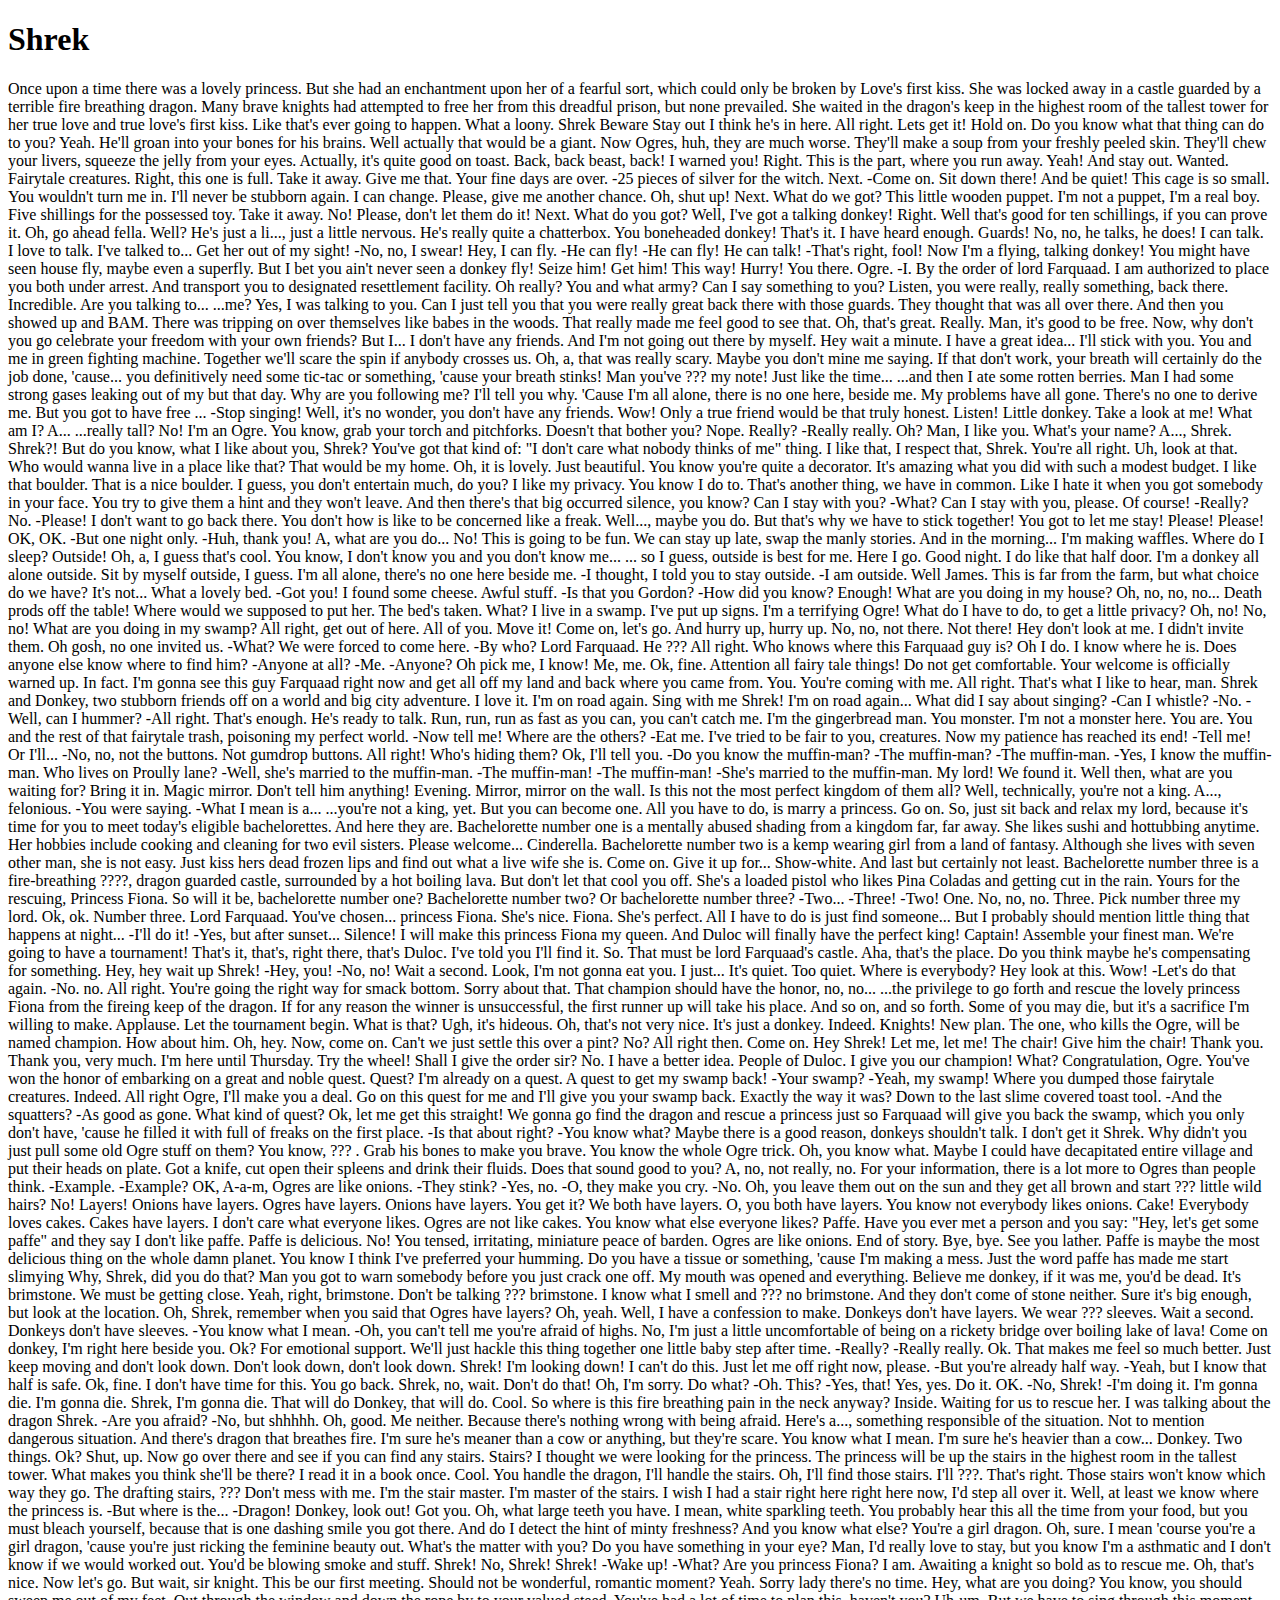
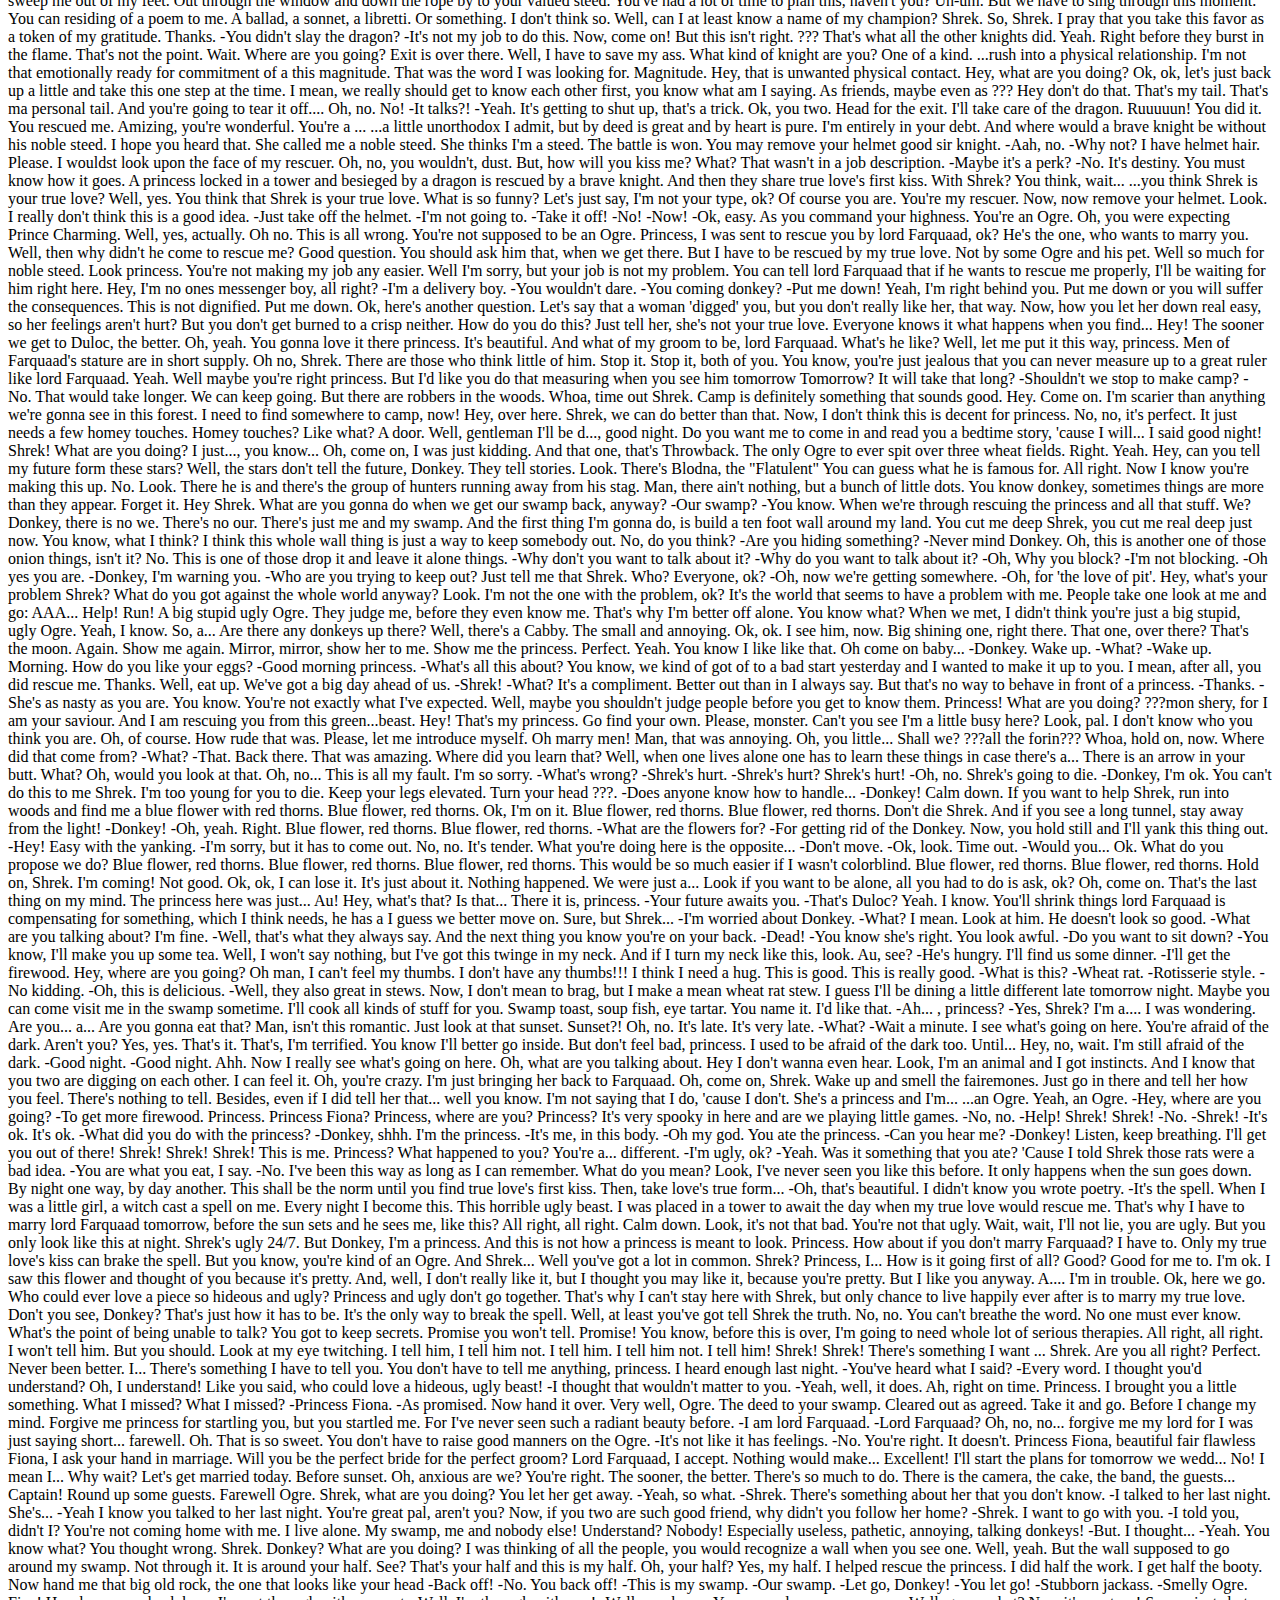
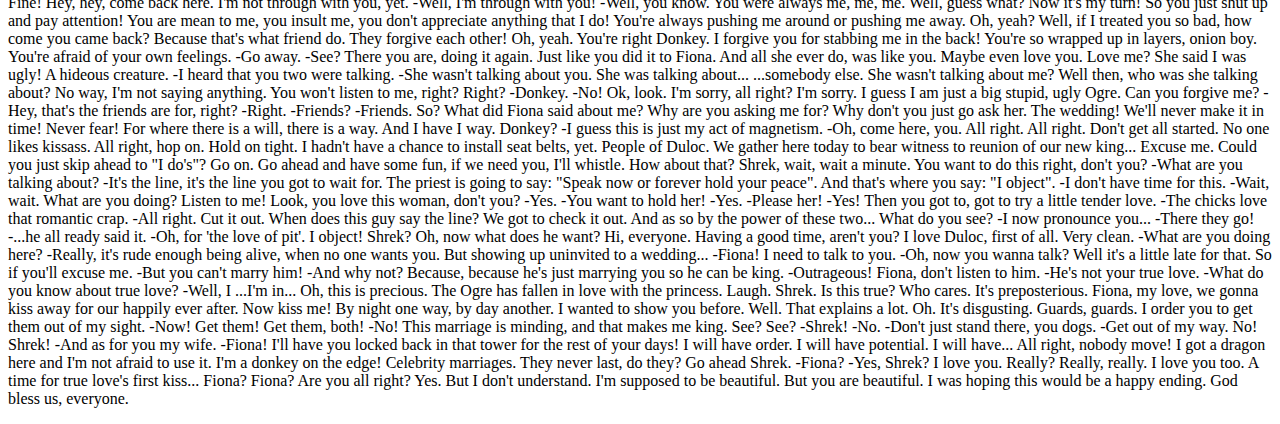
<file: Index.html>
<!DOCTYPE html>
<!--[if lt IE 7]>      <html class="no-js lt-ie9 lt-ie8 lt-ie7"> <![endif]-->
<!--[if IE 7]>         <html class="no-js lt-ie9 lt-ie8"> <![endif]-->
<!--[if IE 8]>         <html class="no-js lt-ie9"> <![endif]-->
<!--[if gt IE 8]>      <html class="no-js"> <!--<![endif]-->
<html>
    <head>
        <meta charset="utf-8">
        <meta http-equiv="X-UA-Compatible" content="IE=edge">
        <title></title>
        <meta name="description" content="">
        <meta name="viewport" content="width=device-width, initial-scale=1">
        <link rel="stylesheet" href="">
    </head>
    <body>
        <!--[if lt IE 7]>
            <p class="browsehappy">You are using an <strong>outdated</strong> browser. Please <a href="#">upgrade your browser</a> to improve your experience.</p>
        <![endif]-->
        <h1>Shrek</h1>

        <p>Once upon a time there was a lovely princess. But she had an enchantment upon her of a fearful
            sort, which could only be broken by Love's first kiss. She was locked away in a castle guarded by a
            terrible fire breathing dragon. Many brave knights had attempted to free her from this dreadful
            prison, but none prevailed. She waited in the dragon's keep in the highest room of the tallest tower
            for her true love and true love's first kiss. Like that's ever going to happen. What a loony. Shrek
            Beware Stay out I think he's in here. All right. Lets get it! Hold on. Do you know what that thing can
            do to you? Yeah. He'll groan into your bones for his brains. Well actually that would be a giant. Now
            Ogres, huh, they are much worse. They'll make a soup from your freshly peeled skin. They'll chew
            your livers, squeeze the jelly from your eyes. Actually, it's quite good on toast. Back, back beast,
            back! I warned you! Right. This is the part, where you run away. Yeah! And stay out. Wanted.
            Fairytale creatures. Right, this one is full. Take it away. Give me that. Your fine days are over. -25
            pieces of silver for the witch. Next. -Come on. Sit down there! And be quiet! This cage is so small.
            You wouldn't turn me in. I'll never be stubborn again. I can change. Please, give me another chance.
            Oh, shut up! Next. What do we got? This little wooden puppet. I'm not a puppet, I'm a real boy. Five
            shillings for the possessed toy. Take it away. No! Please, don't let them do it! Next. What do you
            got? Well, I've got a talking donkey! Right. Well that's good for ten schillings, if you can prove it. Oh,
            go ahead fella. Well? He's just a li..., just a little nervous. He's really quite a chatterbox. You
            boneheaded donkey! That's it. I have heard enough. Guards! No, no, he talks, he does! I can talk. I
            love to talk. I've talked to... Get her out of my sight! -No, no, I swear! Hey, I can fly. -He can fly! -He
            can fly! He can talk! -That's right, fool! Now I'm a flying, talking donkey! You might have seen house
            fly, maybe even a superfly. But I bet you ain't never seen a donkey fly! Seize him! Get him! This way!
            Hurry! You there. Ogre. -I. By the order of lord Farquaad. I am authorized to place you both under
            arrest. And transport you to designated resettlement facility. Oh really? You and what army? Can I
            say something to you? Listen, you were really, really something, back there. Incredible. Are you
            talking to... ...me? Yes, I was talking to you. Can I just tell you that you were really great back there
            with those guards. They thought that was all over there. And then you showed up and BAM. There
            was tripping on over themselves like babes in the woods. That really made me feel good to see that.
            Oh, that's great. Really. Man, it's good to be free. Now, why don't you go celebrate your freedom
            with your own friends? But I... I don't have any friends. And I'm not going out there by myself. Hey
            wait a minute. I have a great idea... I'll stick with you. You and me in green fighting machine.
            Together we'll scare the spin if anybody crosses us. Oh, a, that was really scary. Maybe you don't
            mine me saying. If that don't work, your breath will certainly do the job done, 'cause... you
            definitively need some tic-tac or something, 'cause your breath stinks! Man you've ??? my note!
            Just like the time... ...and then I ate some rotten berries. Man I had some strong gases leaking out of
            my but that day. Why are you following me? I'll tell you why. 'Cause I'm all alone, there is no one
            here, beside me. My problems have all gone. There's no one to derive me. But you got to have
            free ... -Stop singing! Well, it's no wonder, you don't have any friends. Wow! Only a true friend
            would be that truly honest. Listen! Little donkey. Take a look at me! What am I? A... ...really tall? No!
            I'm an Ogre. You know, grab your torch and pitchforks. Doesn't that bother you? Nope. Really?
            -Really really. Oh? Man, I like you. What's your name? A..., Shrek. Shrek?! But do you know, what I
            like about you, Shrek? You've got that kind of: "I don't care what nobody thinks of me" thing. I like
            that, I respect that, Shrek. You're all right. Uh, look at that. Who would wanna live in a place like
            that? That would be my home. Oh, it is lovely. Just beautiful. You know you're quite a decorator. It's
            amazing what you did with such a modest budget. I like that boulder. That is a nice boulder. I guess,
            you don't entertain much, do you? I like my privacy. You know I do to. That's another thing, we have
            in common. Like I hate it when you got somebody in your face. You try to give them a hint and they
            won't leave. And then there's that big occurred silence, you know? Can I stay with you? -What? Can
            I stay with you, please. Of course! -Really? No. -Please! I don't want to go back there. You don't
            how is like to be concerned like a freak. Well..., maybe you do. But that's why we have to stick
            together! You got to let me stay! Please! Please! OK, OK. -But one night only. -Huh, thank you! A,
            what are you do... No! This is going to be fun. We can stay up late, swap the manly stories. And in
            the morning... I'm making waffles. Where do I sleep? Outside! Oh, a, I guess that's cool. You know, I
            don't know you and you don't know me... ... so I guess, outside is best for me. Here I go. Good
            night. I do like that half door. I'm a donkey all alone outside. Sit by myself outside, I guess. I'm all
            alone, there's no one here beside me. -I thought, I told you to stay outside. -I am outside. Well
            James. This is far from the farm, but what choice do we have? It's not... What a lovely bed. -Got
            you! I found some cheese. Awful stuff. -Is that you Gordon? -How did you know? Enough! What are
            you doing in my house? Oh, no, no, no... Death prods off the table! Where would we supposed to
            put her. The bed's taken. What? I live in a swamp. I've put up signs. I'm a terrifying Ogre! What do I
            have to do, to get a little privacy? Oh, no! No, no! What are you doing in my swamp? All right, get
            out of here. All of you. Move it! Come on, let's go. And hurry up, hurry up. No, no, not there. Not
            there! Hey don't look at me. I didn't invite them. Oh gosh, no one invited us. -What? We were forced
            to come here. -By who? Lord Farquaad. He ??? All right. Who knows where this Farquaad guy is?
            Oh I do. I know where he is. Does anyone else know where to find him? -Anyone at all? -Me.
            -Anyone? Oh pick me, I know! Me, me. Ok, fine. Attention all fairy tale things! Do not get
            comfortable. Your welcome is officially warned up. In fact. I'm gonna see this guy Farquaad right
            now and get all off my land and back where you came from. You. You're coming with me. All right.
            That's what I like to hear, man. Shrek and Donkey, two stubborn friends off on a world and big city
            adventure. I love it. I'm on road again. Sing with me Shrek! I'm on road again... What did I say about
            singing? -Can I whistle? -No. -Well, can I hummer? -All right. That's enough. He's ready to talk.
            Run, run, run as fast as you can, you can't catch me. I'm the gingerbread man. You monster. I'm not
            a monster here. You are. You and the rest of that fairytale trash, poisoning my perfect world. -Now
            tell me! Where are the others? -Eat me. I've tried to be fair to you, creatures. Now my patience has
            reached its end! -Tell me! Or I'll... -No, no, not the buttons. Not gumdrop buttons. All right! Who's
            hiding them? Ok, I'll tell you. -Do you know the muffin-man? -The muffin-man? -The muffin-man.
            -Yes, I know the muffin-man. Who lives on Proully lane? -Well, she's married to the muffin-man.
            -The muffin-man! -The muffin-man! -She's married to the muffin-man. My lord! We found it. Well
            then, what are you waiting for? Bring it in. Magic mirror. Don't tell him anything! Evening. Mirror,
            mirror on the wall. Is this not the most perfect kingdom of them all? Well, technically, you're not a
            king. A..., felonious. -You were saying. -What I mean is a... ...you're not a king, yet. But you can
            become one. All you have to do, is marry a princess. Go on. So, just sit back and relax my lord,
            because it's time for you to meet today's eligible bachelorettes. And here they are. Bachelorette
            number one is a mentally abused shading from a kingdom far, far away. She likes sushi and
            hottubbing anytime. Her hobbies include cooking and cleaning for two evil sisters. Please
            welcome... Cinderella. Bachelorette number two is a kemp wearing girl from a land of fantasy.
            Although she lives with seven other man, she is not easy. Just kiss hers dead frozen lips and find
            out what a live wife she is. Come on. Give it up for... Show-white. And last but certainly not least.
            Bachelorette number three is a fire-breathing ????, dragon guarded castle, surrounded by a hot
            boiling lava. But don't let that cool you off. She's a loaded pistol who likes Pina Coladas and getting
            cut in the rain. Yours for the rescuing, Princess Fiona. So will it be, bachelorette number one?
            Bachelorette number two? Or bachelorette number three? -Two... -Three! -Two! One. No, no, no.
            Three. Pick number three my lord. Ok, ok. Number three. Lord Farquaad. You've chosen... princess
            Fiona. She's nice. Fiona. She's perfect. All I have to do is just find someone... But I probably should
            mention little thing that happens at night... -I'll do it! -Yes, but after sunset... Silence! I will make this
            princess Fiona my queen. And Duloc will finally have the perfect king! Captain! Assemble your finest
            man. We're going to have a tournament! That's it, that's, right there, that's Duloc. I've told you I'll
            find it. So. That must be lord Farquaad's castle. Aha, that's the place. Do you think maybe he's
            compensating for something. Hey, hey wait up Shrek! -Hey, you! -No, no! Wait a second. Look, I'm
            not gonna eat you. I just... It's quiet. Too quiet. Where is everybody? Hey look at this. Wow! -Let's
            do that again. -No. no. All right. You're going the right way for smack bottom. Sorry about that. That
            champion should have the honor, no, no... ...the privilege to go forth and rescue the lovely princess
            Fiona from the fireing keep of the dragon. If for any reason the winner is unsuccessful, the first
            runner up will take his place. And so on, and so forth. Some of you may die, but it's a sacrifice I'm
            willing to make. Applause. Let the tournament begin. What is that? Ugh, it's hideous. Oh, that's not
            very nice. It's just a donkey. Indeed. Knights! New plan. The one, who kills the Ogre, will be named
            champion. How about him. Oh, hey. Now, come on. Can't we just settle this over a pint? No? All
            right then. Come on. Hey Shrek! Let me, let me! The chair! Give him the chair! Thank you. Thank
            you, very much. I'm here until Thursday. Try the wheel! Shall I give the order sir? No. I have a better
            idea. People of Duloc. I give you our champion! What? Congratulation, Ogre. You've won the honor
            of embarking on a great and noble quest. Quest? I'm already on a quest. A quest to get my swamp
            back! -Your swamp? -Yeah, my swamp! Where you dumped those fairytale creatures. Indeed. All
            right Ogre, I'll make you a deal. Go on this quest for me and I'll give you your swamp back. Exactly
            the way it was? Down to the last slime covered toast tool. -And the squatters? -As good as gone.
            What kind of quest? Ok, let me get this straight! We gonna go find the dragon and rescue a princess
            just so Farquaad will give you back the swamp, which you only don't have, 'cause he filled it with
            full of freaks on the first place. -Is that about right? -You know what? Maybe there is a good reason,
            donkeys shouldn't talk. I don't get it Shrek. Why didn't you just pull some old Ogre stuff on them?
            You know, ??? . Grab his bones to make you brave. You know the whole Ogre trick. Oh, you know
            what. Maybe I could have decapitated entire village and put their heads on plate. Got a knife, cut
            open their spleens and drink their fluids. Does that sound good to you? A, no, not really, no. For
            your information, there is a lot more to Ogres than people think. -Example. -Example? OK, A-a-m,
            Ogres are like onions. -They stink? -Yes, no. -O, they make you cry. -No. Oh, you leave them out on
            the sun and they get all brown and start ??? little wild hairs? No! Layers! Onions have layers. Ogres
            have layers. Onions have layers. You get it? We both have layers. O, you both have layers. You
            know not everybody likes onions. Cake! Everybody loves cakes. Cakes have layers. I don't care
            what everyone likes. Ogres are not like cakes. You know what else everyone likes? Paffe. Have you
            ever met a person and you say: "Hey, let's get some paffe" and they say I don't like paffe. Paffe is
            delicious. No! You tensed, irritating, miniature peace of barden. Ogres are like onions. End of story.
            Bye, bye. See you lather. Paffe is maybe the most delicious thing on the whole damn planet. You
            know I think I've preferred your humming. Do you have a tissue or something, 'cause I'm making a
            mess. Just the word paffe has made me start slimying Why, Shrek, did you do that? Man you got to
            warn somebody before you just crack one off. My mouth was opened and everything. Believe me
            donkey, if it was me, you'd be dead. It's brimstone. We must be getting close. Yeah, right,
            brimstone. Don't be talking ??? brimstone. I know what I smell and ??? no brimstone. And they
            don't come of stone neither. Sure it's big enough, but look at the location. Oh, Shrek, remember
            when you said that Ogres have layers? Oh, yeah. Well, I have a confession to make. Donkeys don't
            have layers. We wear ??? sleeves. Wait a second. Donkeys don't have sleeves. -You know what I
            mean. -Oh, you can't tell me you're afraid of highs. No, I'm just a little uncomfortable of being on a
            rickety bridge over boiling lake of lava! Come on donkey, I'm right here beside you. Ok? For
            emotional support. We'll just hackle this thing together one little baby step after time. -Really?
            -Really really. Ok. That makes me feel so much better. Just keep moving and don't look down.
            Don't look down, don't look down. Shrek! I'm looking down! I can't do this. Just let me off right now,
            please. -But you're already half way. -Yeah, but I know that half is safe. Ok, fine. I don't have time
            for this. You go back. Shrek, no, wait. Don't do that! Oh, I'm sorry. Do what? -Oh. This? -Yes, that!
            Yes, yes. Do it. OK. -No, Shrek! -I'm doing it. I'm gonna die. I'm gonna die. Shrek, I'm gonna die.
            That will do Donkey, that will do. Cool. So where is this fire breathing pain in the neck anyway?
            Inside. Waiting for us to rescue her. I was talking about the dragon Shrek. -Are you afraid? -No, but
            shhhhh. Oh, good. Me neither. Because there's nothing wrong with being afraid. Here's a...,
            something responsible of the situation. Not to mention dangerous situation. And there's dragon that
            breathes fire. I'm sure he's meaner than a cow or anything, but they're scare. You know what I
            mean. I'm sure he's heavier than a cow... Donkey. Two things. Ok? Shut, up. Now go over there and
            see if you can find any stairs. Stairs? I thought we were looking for the princess. The princess will be
            up the stairs in the highest room in the tallest tower. What makes you think she'll be there? I read it
            in a book once. Cool. You handle the dragon, I'll handle the stairs. Oh, I'll find those stairs. I'll ???.
            That's right. Those stairs won't know which way they go. The drafting stairs, ??? Don't mess with
            me. I'm the stair master. I'm master of the stairs. I wish I had a stair right here right here now, I'd
            step all over it. Well, at least we know where the princess is. -But where is the... -Dragon! Donkey,
            look out! Got you. Oh, what large teeth you have. I mean, white sparkling teeth. You probably hear
            this all the time from your food, but you must bleach yourself, because that is one dashing smile you
            got there. And do I detect the hint of minty freshness? And you know what else? You're a girl
            dragon. Oh, sure. I mean 'course you're a girl dragon, 'cause you're just ricking the feminine beauty
            out. What's the matter with you? Do you have something in your eye? Man, I'd really love to stay,
            but you know I'm a asthmatic and I don't know if we would worked out. You'd be blowing smoke
            and stuff. Shrek! No, Shrek! Shrek! -Wake up! -What? Are you princess Fiona? I am. Awaiting a
            knight so bold as to rescue me. Oh, that's nice. Now let's go. But wait, sir knight. This be our first
            meeting. Should not be wonderful, romantic moment? Yeah. Sorry lady there's no time. Hey, what
            are you doing? You know, you should sweep me out of my feet. Out through the window and down
            the rope by to your valued steed. You've had a lot of time to plan this, haven't you? Uh-um. But we
            have to sing through this moment. You can residing of a poem to me. A ballad, a sonnet, a libretti.
            Or something. I don't think so. Well, can I at least know a name of my champion? Shrek. So, Shrek.
            I pray that you take this favor as a token of my gratitude. Thanks. -You didn't slay the dragon? -It's
            not my job to do this. Now, come on! But this isn't right. ??? That's what all the other knights did.
            Yeah. Right before they burst in the flame. That's not the point. Wait. Where are you going? Exit is
            over there. Well, I have to save my ass. What kind of knight are you? One of a kind. ...rush into a
            physical relationship. I'm not that emotionally ready for commitment of a this magnitude. That was
            the word I was looking for. Magnitude. Hey, that is unwanted physical contact. Hey, what are you
            doing? Ok, ok, let's just back up a little and take this one step at the time. I mean, we really should
            get to know each other first, you know what am I saying. As friends, maybe even as ??? Hey don't
            do that. That's my tail. That's ma personal tail. And you're going to tear it off.... Oh, no. No! -It
            talks?! -Yeah. It's getting to shut up, that's a trick. Ok, you two. Head for the exit. I'll take care of the
            dragon. Ruuuuun! You did it. You rescued me. Amizing, you're wonderful. You're a ... ...a little
            unorthodox I admit, but by deed is great and by heart is pure. I'm entirely in your debt. And where
            would a brave knight be without his noble steed. I hope you heard that. She called me a noble
            steed. She thinks I'm a steed. The battle is won. You may remove your helmet good sir knight. -Aah,
            no. -Why not? I have helmet hair. Please. I wouldst look upon the face of my rescuer. Oh, no, you
            wouldn't, dust. But, how will you kiss me? What? That wasn't in a job description. -Maybe it's a
            perk? -No. It's destiny. You must know how it goes. A princess locked in a tower and besieged by a
            dragon is rescued by a brave knight. And then they share true love's first kiss. With Shrek? You
            think, wait... ...you think Shrek is your true love? Well, yes. You think that Shrek is your true love.
            What is so funny? Let's just say, I'm not your type, ok? Of course you are. You're my rescuer. Now,
            now remove your helmet. Look. I really don't think this is a good idea. -Just take off the helmet. -I'm
            not going to. -Take it off! -No! -Now! -Ok, easy. As you command your highness. You're an Ogre.
            Oh, you were expecting Prince Charming. Well, yes, actually. Oh no. This is all wrong. You're not
            supposed to be an Ogre. Princess, I was sent to rescue you by lord Farquaad, ok? He's the one,
            who wants to marry you. Well, then why didn't he come to rescue me? Good question. You should
            ask him that, when we get there. But I have to be rescued by my true love. Not by some Ogre and
            his pet. Well so much for noble steed. Look princess. You're not making my job any easier. Well I'm
            sorry, but your job is not my problem. You can tell lord Farquaad that if he wants to rescue me
            properly, I'll be waiting for him right here. Hey, I'm no ones messenger boy, all right? -I'm a delivery
            boy. -You wouldn't dare. -You coming donkey? -Put me down! Yeah, I'm right behind you. Put me
            down or you will suffer the consequences. This is not dignified. Put me down. Ok, here's another
            question. Let's say that a woman 'digged' you, but you don't really like her, that way. Now, how you
            let her down real easy, so her feelings aren't hurt? But you don't get burned to a crisp neither. How
            do you do this? Just tell her, she's not your true love. Everyone knows it what happens when you
            find... Hey! The sooner we get to Duloc, the better. Oh, yeah. You gonna love it there princess. It's
            beautiful. And what of my groom to be, lord Farquaad. What's he like? Well, let me put it this way,
            princess. Men of Farquaad's stature are in short supply. Oh no, Shrek. There are those who think
            little of him. Stop it. Stop it, both of you. You know, you're just jealous that you can never measure
            up to a great ruler like lord Farquaad. Yeah. Well maybe you're right princess. But I'd like you do
            that measuring when you see him tomorrow Tomorrow? It will take that long? -Shouldn't we stop to
            make camp? -No. That would take longer. We can keep going. But there are robbers in the woods.
            Whoa, time out Shrek. Camp is definitely something that sounds good. Hey. Come on. I'm scarier
            than anything we're gonna see in this forest. I need to find somewhere to camp, now! Hey, over
            here. Shrek, we can do better than that. Now, I don't think this is decent for princess. No, no, it's
            perfect. It just needs a few homey touches. Homey touches? Like what? A door. Well, gentleman I'll
            be d..., good night. Do you want me to come in and read you a bedtime story, 'cause I will... I said
            good night! Shrek! What are you doing? I just..., you know... Oh, come on, I was just kidding. And
            that one, that's Throwback. The only Ogre to ever spit over three wheat fields. Right. Yeah. Hey, can
            you tell my future form these stars? Well, the stars don't tell the future, Donkey. They tell stories.
            Look. There's Blodna, the "Flatulent" You can guess what he is famous for. All right. Now I know
            you're making this up. No. Look. There he is and there's the group of hunters running away from his
            stag. Man, there ain't nothing, but a bunch of little dots. You know donkey, sometimes things are
            more than they appear. Forget it. Hey Shrek. What are you gonna do when we get our swamp back,
            anyway? -Our swamp? -You know. When we're through rescuing the princess and all that stuff.
            We? Donkey, there is no we. There's no our. There's just me and my swamp. And the first thing I'm
            gonna do, is build a ten foot wall around my land. You cut me deep Shrek, you cut me real deep just
            now. You know, what I think? I think this whole wall thing is just a way to keep somebody out. No,
            do you think? -Are you hiding something? -Never mind Donkey. Oh, this is another one of those
            onion things, isn't it? No. This is one of those drop it and leave it alone things. -Why don't you want
            to talk about it? -Why do you want to talk about it? -Oh, Why you block? -I'm not blocking. -Oh yes
            you are. -Donkey, I'm warning you. -Who are you trying to keep out? Just tell me that Shrek. Who?
            Everyone, ok? -Oh, now we're getting somewhere. -Oh, for 'the love of pit'. Hey, what's your
            problem Shrek? What do you got against the whole world anyway? Look. I'm not the one with the
            problem, ok? It's the world that seems to have a problem with me. People take one look at me and
            go: AAA... Help! Run! A big stupid ugly Ogre. They judge me, before they even know me. That's why
            I'm better off alone. You know what? When we met, I didn't think you're just a big stupid, ugly Ogre.
            Yeah, I know. So, a... Are there any donkeys up there? Well, there's a Cabby. The small and
            annoying. Ok, ok. I see him, now. Big shining one, right there. That one, over there? That's the
            moon. Again. Show me again. Mirror, mirror, show her to me. Show me the princess. Perfect. Yeah.
            You know I like like that. Oh come on baby... -Donkey. Wake up. -What? -Wake up. Morning. How
            do you like your eggs? -Good morning princess. -What's all this about? You know, we kind of got of
            to a bad start yesterday and I wanted to make it up to you. I mean, after all, you did rescue me.
            Thanks. Well, eat up. We've got a big day ahead of us. -Shrek! -What? It's a compliment. Better out
            than in I always say. But that's no way to behave in front of a princess. -Thanks. -She's as nasty as
            you are. You know. You're not exactly what I've expected. Well, maybe you shouldn't judge people
            before you get to know them. Princess! What are you doing? ???mon shery, for I am your saviour.
            And I am rescuing you from this green...beast. Hey! That's my princess. Go find your own. Please,
            monster. Can't you see I'm a little busy here? Look, pal. I don't know who you think you are. Oh, of
            course. How rude that was. Please, let me introduce myself. Oh marry men! Man, that was
            annoying. Oh, you little... Shall we? ???all the forin??? Whoa, hold on, now. Where did that come
            from? -What? -That. Back there. That was amazing. Where did you learn that? Well, when one lives
            alone one has to learn these things in case there's a... There is an arrow in your butt. What? Oh,
            would you look at that. Oh, no... This is all my fault. I'm so sorry. -What's wrong? -Shrek's hurt.
            -Shrek's hurt? Shrek's hurt! -Oh, no. Shrek's going to die. -Donkey, I'm ok. You can't do this to me
            Shrek. I'm too young for you to die. Keep your legs elevated. Turn your head ???. -Does anyone
            know how to handle... -Donkey! Calm down. If you want to help Shrek, run into woods and find me
            a blue flower with red thorns. Blue flower, red thorns. Ok, I'm on it. Blue flower, red thorns. Blue
            flower, red thorns. Don't die Shrek. And if you see a long tunnel, stay away from the light! -Donkey!
            -Oh, yeah. Right. Blue flower, red thorns. Blue flower, red thorns. -What are the flowers for? -For
            getting rid of the Donkey. Now, you hold still and I'll yank this thing out. -Hey! Easy with the yanking.
            -I'm sorry, but it has to come out. No, no. It's tender. What you're doing here is the opposite...
            -Don't move. -Ok, look. Time out. -Would you... Ok. What do you propose we do? Blue flower, red
            thorns. Blue flower, red thorns. Blue flower, red thorns. This would be so much easier if I wasn't
            colorblind. Blue flower, red thorns. Blue flower, red thorns. Hold on, Shrek. I'm coming! Not good.
            Ok, ok, I can lose it. It's just about it. Nothing happened. We were just a... Look if you want to be
            alone, all you had to do is ask, ok? Oh, come on. That's the last thing on my mind. The princess
            here was just... Au! Hey, what's that? Is that... There it is, princess. -Your future awaits you. -That's
            Duloc? Yeah. I know. You'll shrink things lord Farquaad is compensating for something, which I
            think needs, he has a I guess we better move on. Sure, but Shrek... -I'm worried about Donkey.
            -What? I mean. Look at him. He doesn't look so good. -What are you talking about? I'm fine. -Well,
            that's what they always say. And the next thing you know you're on your back. -Dead! -You know
            she's right. You look awful. -Do you want to sit down? -You know, I'll make you up some tea. Well, I
            won't say nothing, but I've got this twinge in my neck. And if I turn my neck like this, look. Au, see?
            -He's hungry. I'll find us some dinner. -I'll get the firewood. Hey, where are you going? Oh man, I
            can't feel my thumbs. I don't have any thumbs!!! I think I need a hug. This is good. This is really
            good. -What is this? -Wheat rat. -Rotisserie style. -No kidding. -Oh, this is delicious. -Well, they also
            great in stews. Now, I don't mean to brag, but I make a mean wheat rat stew. I guess I'll be dining a
            little different late tomorrow night. Maybe you can come visit me in the swamp sometime. I'll cook
            all kinds of stuff for you. Swamp toast, soup fish, eye tartar. You name it. I'd like that. -Ah... ,
            princess? -Yes, Shrek? I'm a.... I was wondering. Are you... a... Are you gonna eat that? Man, isn't
            this romantic. Just look at that sunset. Sunset?! Oh, no. It's late. It's very late. -What? -Wait a
            minute. I see what's going on here. You're afraid of the dark. Aren't you? Yes, yes. That's it. That's,
            I'm terrified. You know I'll better go inside. But don't feel bad, princess. I used to be afraid of the
            dark too. Until... Hey, no, wait. I'm still afraid of the dark. -Good night. -Good night. Ahh. Now I
            really see what's going on here. Oh, what are you talking about. Hey I don't wanna even hear. Look,
            I'm an animal and I got instincts. And I know that you two are digging on each other. I can feel it.
            Oh, you're crazy. I'm just bringing her back to Farquaad. Oh, come on, Shrek. Wake up and smell
            the fairemones. Just go in there and tell her how you feel. There's nothing to tell. Besides, even if I
            did tell her that... well you know. I'm not saying that I do, 'cause I don't. She's a princess and
            I'm... ...an Ogre. Yeah, an Ogre. -Hey, where are you going? -To get more firewood. Princess.
            Princess Fiona? Princess, where are you? Princess? It's very spooky in here and are we playing little
            games. -No, no. -Help! Shrek! Shrek! -No. -Shrek! -It's ok. It's ok. -What did you do with the
            princess? -Donkey, shhh. I'm the princess. -It's me, in this body. -Oh my god. You ate the princess.
            -Can you hear me? -Donkey! Listen, keep breathing. I'll get you out of there! Shrek! Shrek! Shrek!
            This is me. Princess? What happened to you? You're a... different. -I'm ugly, ok? -Yeah. Was it
            something that you ate? 'Cause I told Shrek those rats were a bad idea. -You are what you eat, I
            say. -No. I've been this way as long as I can remember. What do you mean? Look, I've never seen
            you like this before. It only happens when the sun goes down. By night one way, by day another.
            This shall be the norm until you find true love's first kiss. Then, take love's true form... -Oh, that's
            beautiful. I didn't know you wrote poetry. -It's the spell. When I was a little girl, a witch cast a spell
            on me. Every night I become this. This horrible ugly beast. I was placed in a tower to await the day
            when my true love would rescue me. That's why I have to marry lord Farquaad tomorrow, before the
            sun sets and he sees me, like this? All right, all right. Calm down. Look, it's not that bad. You're not
            that ugly. Wait, wait, I'll not lie, you are ugly. But you only look like this at night. Shrek's ugly 24/7.
            But Donkey, I'm a princess. And this is not how a princess is meant to look. Princess. How about if
            you don't marry Farquaad? I have to. Only my true love's kiss can brake the spell. But you know,
            you're kind of an Ogre. And Shrek... Well you've got a lot in common. Shrek? Princess, I... How is it
            going first of all? Good? Good for me to. I'm ok. I saw this flower and thought of you because it's
            pretty. And, well, I don't really like it, but I thought you may like it, because you're pretty. But I like
            you anyway. A.... I'm in trouble. Ok, here we go. Who could ever love a piece so hideous and ugly?
            Princess and ugly don't go together. That's why I can't stay here with Shrek, but only chance to live
            happily ever after is to marry my true love. Don't you see, Donkey? That's just how it has to be. It's
            the only way to break the spell. Well, at least you've got tell Shrek the truth. No, no. You can't
            breathe the word. No one must ever know. What's the point of being unable to talk? You got to
            keep secrets. Promise you won't tell. Promise! You know, before this is over, I'm going to need
            whole lot of serious therapies. All right, all right. I won't tell him. But you should. Look at my eye
            twitching. I tell him, I tell him not. I tell him. I tell him not. I tell him! Shrek! Shrek! There's something I
            want ... Shrek. Are you all right? Perfect. Never been better. I... There's something I have to tell you.
            You don't have to tell me anything, princess. I heard enough last night. -You've heard what I said?
            -Every word. I thought you'd understand? Oh, I understand! Like you said, who could love a
            hideous, ugly beast! -I thought that wouldn't matter to you. -Yeah, well, it does. Ah, right on time.
            Princess. I brought you a little something. What I missed? What I missed? -Princess Fiona. -As
            promised. Now hand it over. Very well, Ogre. The deed to your swamp. Cleared out as agreed. Take
            it and go. Before I change my mind. Forgive me princess for startling you, but you startled me. For
            I've never seen such a radiant beauty before. -I am lord Farquaad. -Lord Farquaad? Oh, no, no...
            forgive me my lord for I was just saying short... farewell. Oh. That is so sweet. You don't have to
            raise good manners on the Ogre. -It's not like it has feelings. -No. You're right. It doesn't. Princess
            Fiona, beautiful fair flawless Fiona, I ask your hand in marriage. Will you be the perfect bride for the
            perfect groom? Lord Farquaad, I accept. Nothing would make... Excellent! I'll start the plans for
            tomorrow we wedd... No! I mean I... Why wait? Let's get married today. Before sunset. Oh, anxious
            are we? You're right. The sooner, the better. There's so much to do. There is the camera, the cake,
            the band, the guests... Captain! Round up some guests. Farewell Ogre. Shrek, what are you doing?
            You let her get away. -Yeah, so what. -Shrek. There's something about her that you don't know. -I
            talked to her last night. She's... -Yeah I know you talked to her last night. You're great pal, aren't
            you? Now, if you two are such good friend, why didn't you follow her home? -Shrek. I want to go
            with you. -I told you, didn't I? You're not coming home with me. I live alone. My swamp, me and
            nobody else! Understand? Nobody! Especially useless, pathetic, annoying, talking donkeys! -But. I
            thought... -Yeah. You know what? You thought wrong. Shrek. Donkey? What are you doing? I was
            thinking of all the people, you would recognize a wall when you see one. Well, yeah. But the wall
            supposed to go around my swamp. Not through it. It is around your half. See? That's your half and
            this is my half. Oh, your half? Yes, my half. I helped rescue the princess. I did half the work. I get
            half the booty. Now hand me that big old rock, the one that looks like your head -Back off! -No. You
            back off! -This is my swamp. -Our swamp. -Let go, Donkey! -You let go! -Stubborn jackass. -Smelly
            Ogre. Fine! Hey, hey, come back here. I'm not through with you, yet. -Well, I'm through with you!
            -Well, you know. You were always me, me, me. Well, guess what? Now it's my turn! So you just
            shut up and pay attention! You are mean to me, you insult me, you don't appreciate anything that I
            do! You're always pushing me around or pushing me away. Oh, yeah? Well, if I treated you so bad,
            how come you came back? Because that's what friend do. They forgive each other! Oh, yeah.
            You're right Donkey. I forgive you for stabbing me in the back! You're so wrapped up in layers,
            onion boy. You're afraid of your own feelings. -Go away. -See? There you are, doing it again. Just
            like you did it to Fiona. And all she ever do, was like you. Maybe even love you. Love me? She said I
            was ugly! A hideous creature. -I heard that you two were talking. -She wasn't talking about you. She
            was talking about... ...somebody else. She wasn't talking about me? Well then, who was she talking
            about? No way, I'm not saying anything. You won't listen to me, right? Right? -Donkey. -No! Ok,
            look. I'm sorry, all right? I'm sorry. I guess I am just a big stupid, ugly Ogre. Can you forgive me?
            -Hey, that's the friends are for, right? -Right. -Friends? -Friends. So? What did Fiona said about
            me? Why are you asking me for? Why don't you just go ask her. The wedding! We'll never make it in
            time! Never fear! For where there is a will, there is a way. And I have I way. Donkey? -I guess this is
            just my act of magnetism. -Oh, come here, you. All right. All right. Don't get all started. No one likes
            kissass. All right, hop on. Hold on tight. I hadn't have a chance to install seat belts, yet. People of
            Duloc. We gather here today to bear witness to reunion of our new king... Excuse me. Could you
            just skip ahead to "I do's"? Go on. Go ahead and have some fun, if we need you, I'll whistle. How
            about that? Shrek, wait, wait a minute. You want to do this right, don't you? -What are you talking
            about? -It's the line, it's the line you got to wait for. The priest is going to say: "Speak now or forever
            hold your peace". And that's where you say: "I object". -I don't have time for this. -Wait, wait. What
            are you doing? Listen to me! Look, you love this woman, don't you? -Yes. -You want to hold her!
            -Yes. -Please her! -Yes! Then you got to, got to try a little tender love. -The chicks love that romantic
            crap. -All right. Cut it out. When does this guy say the line? We got to check it out. And as so by the
            power of these two... What do you see? -I now pronounce you... -There they go! -...he all ready said
            it. -Oh, for 'the love of pit'. I object! Shrek? Oh, now what does he want? Hi, everyone. Having a
            good time, aren't you? I love Duloc, first of all. Very clean. -What are you doing here? -Really, it's
            rude enough being alive, when no one wants you. But showing up uninvited to a wedding... -Fiona! I
            need to talk to you. -Oh, now you wanna talk? Well it's a little late for that. So if you'll excuse me.
            -But you can't marry him! -And why not? Because, because he's just marrying you so he can be
            king. -Outrageous! Fiona, don't listen to him. -He's not your true love. -What do you know about
            true love? -Well, I ...I'm in... Oh, this is precious. The Ogre has fallen in love with the princess.
            Laugh. Shrek. Is this true? Who cares. It's preposterious. Fiona, my love, we gonna kiss away for
            our happily ever after. Now kiss me! By night one way, by day another. I wanted to show you before.
            Well. That explains a lot. Oh. It's disgusting. Guards, guards. I order you to get them out of my sight.
            -Now! Get them! Get them, both! -No! This marriage is minding, and that makes me king. See? See?
            -Shrek! -No. -Don't just stand there, you dogs. -Get out of my way. No! Shrek! -And as for you my
            wife. -Fiona! I'll have you locked back in that tower for the rest of your days! I will have order. I will
            have potential. I will have... All right, nobody move! I got a dragon here and I'm not afraid to use it.
            I'm a donkey on the edge! Celebrity marriages. They never last, do they? Go ahead Shrek. -Fiona?
            -Yes, Shrek? I love you. Really? Really, really. I love you too. A time for true love's first kiss... Fiona?
            Fiona? Are you all right? Yes. But I don't understand. I'm supposed to be beautiful. But you are
            beautiful. I was hoping this would be a happy ending. God bless us, everyone.
            </p>
        
        <script src="" async defer></script>
    </body>
</html>
</file>
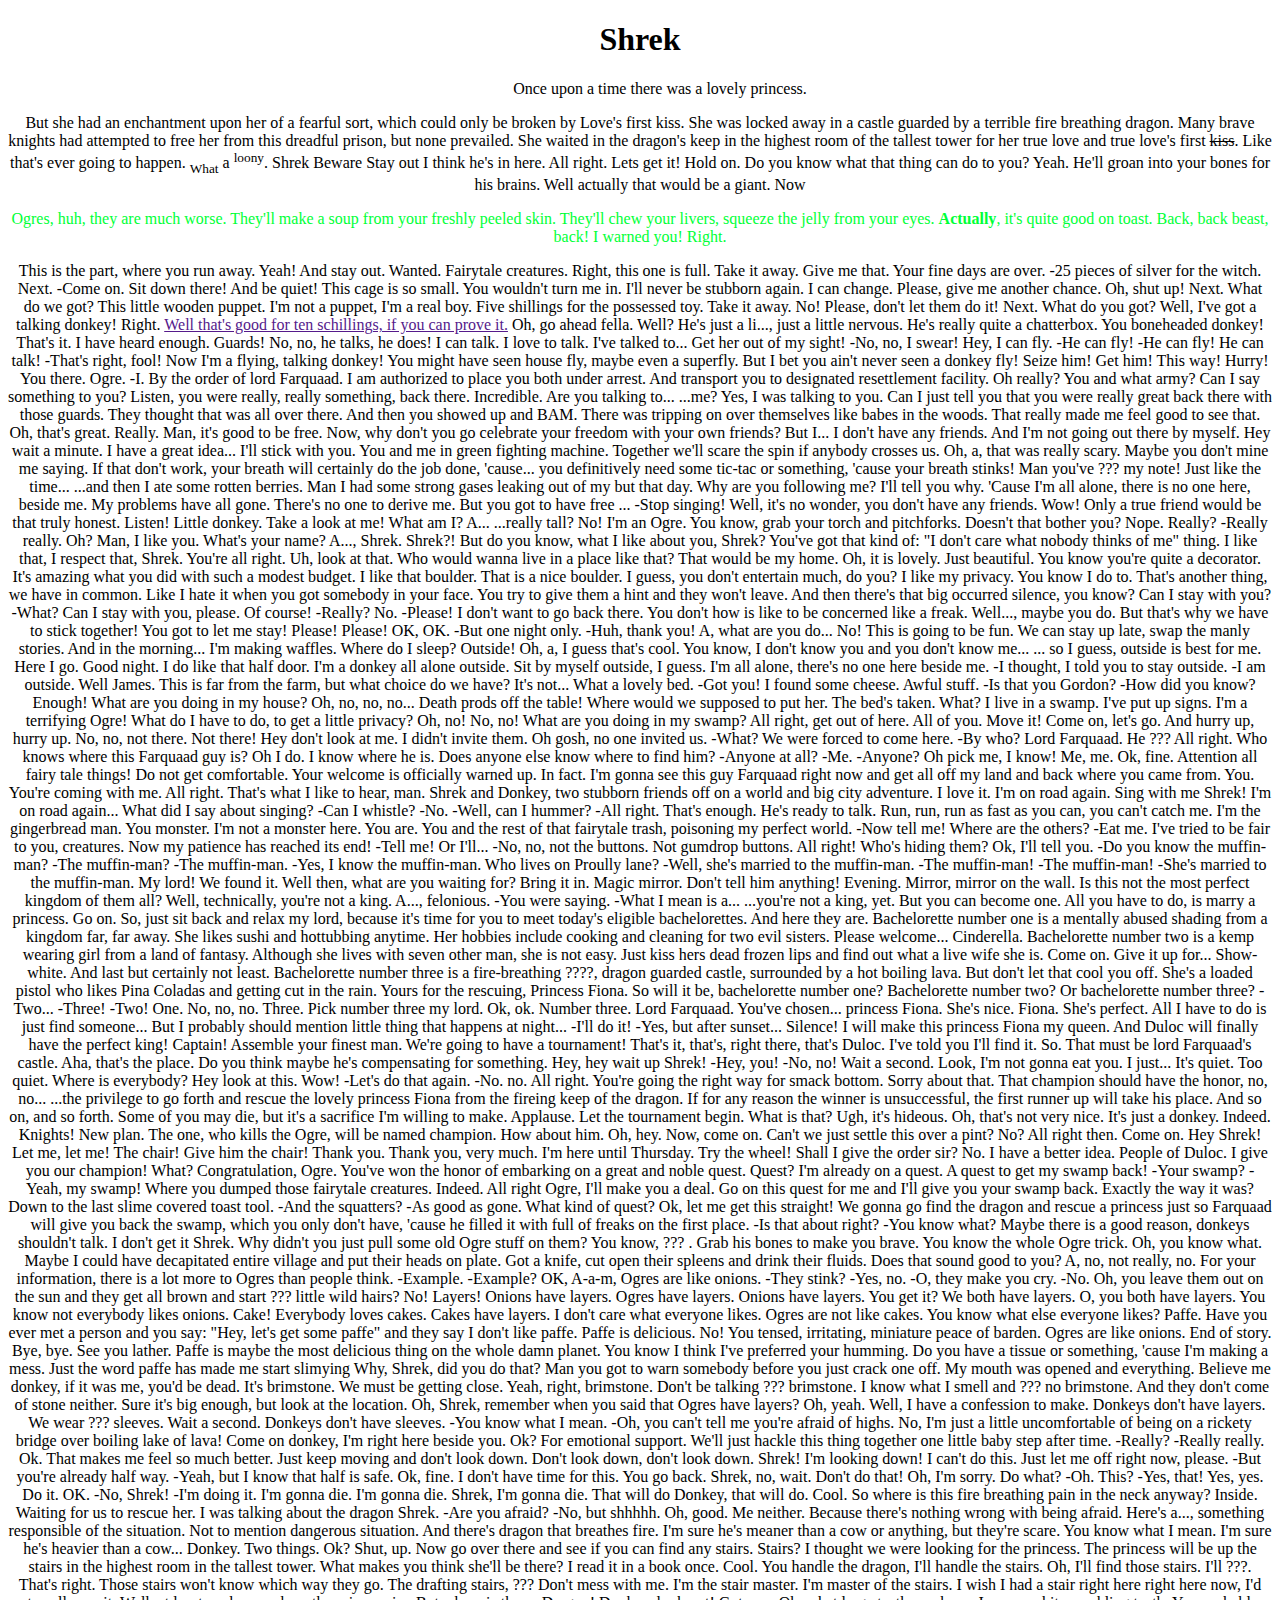
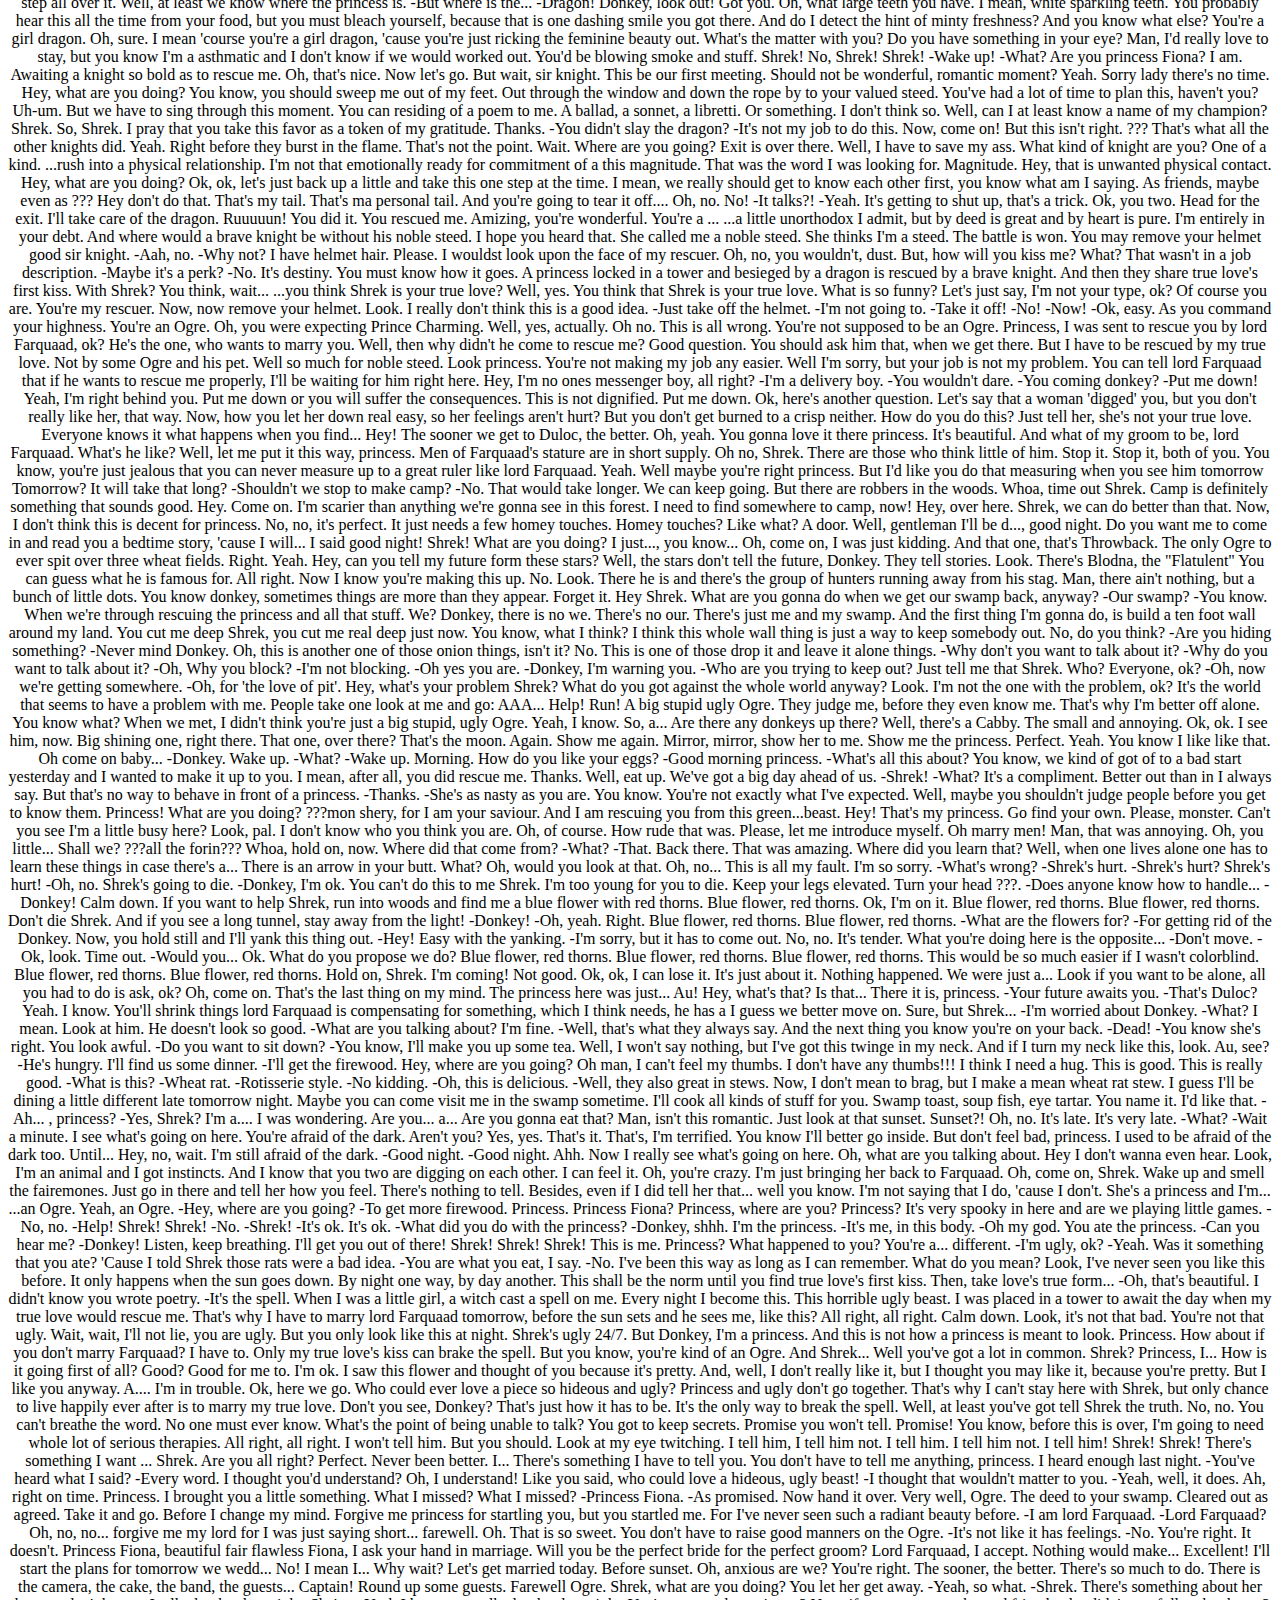
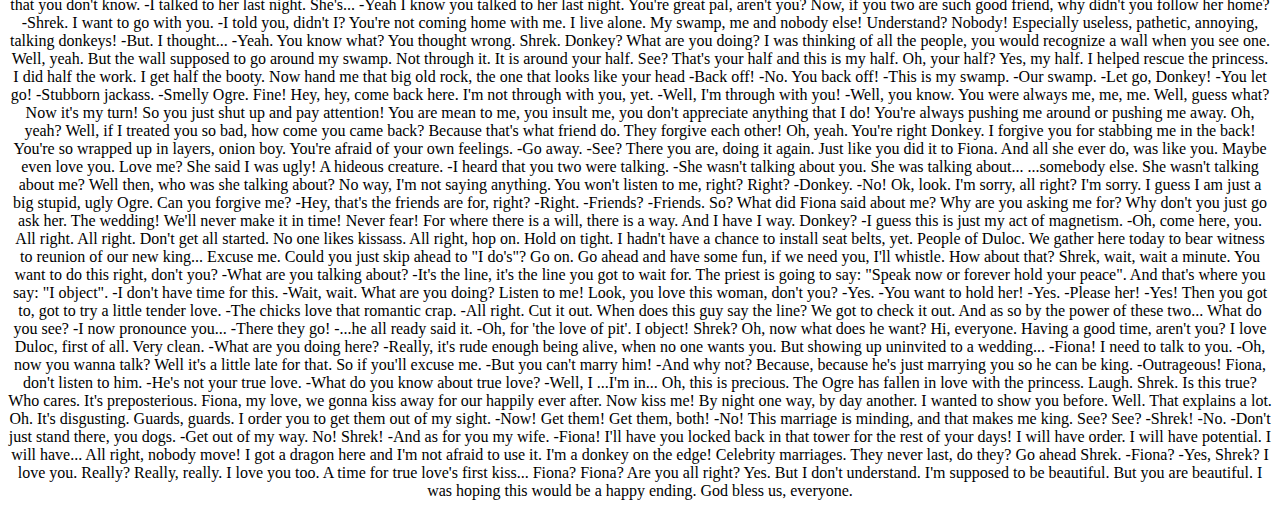
<file: index.html>
<!DOCTYPE html>
<!--[if lt IE 7]>      <html class="no-js lt-ie9 lt-ie8 lt-ie7"> <![endif]-->
<!--[if IE 7]>         <html class="no-js lt-ie9 lt-ie8"> <![endif]-->
<!--[if IE 8]>         <html class="no-js lt-ie9"> <![endif]-->
<!--[if gt IE 8]>      <html class="no-js"> <!--<![endif]-->
<html>
    <head>
        <meta charset="utf-8">
        <meta http-equiv="X-UA-Compatible" content="IE=edge">
        <title></title>
        <meta name="description" content="">
        <meta name="viewport" content="width=device-width, initial-scale=1">
        <link rel="stylesheet" href="style.css">
    </head>
    <!--https://www.google.com/imgres?imgurl=https%3A%2F%2Fi.imgur.com%2FULfd2vD.gif&tbnid=7CO3bd7fz7NLIM&vet=10CAsQxiAoAWoXChMI6O6Dyp-WjAMVAAAAAB0AAAAAEDg..i&imgrefurl=https%3A%2F%2Fimgur.com%2Fgallery%2Fanimated-pixel-art-that-soothes-soul-8a66g&docid=OVxXQgRn1fm-gM&w=500&h=374&itg=1&q=pixel%20art%20gif&ved=0CAsQxiAoAWoXChMI6O6Dyp-WjAMVAAAAAB0AAAAAEDg
    https://www.google.com/search?sca_esv=d251824d7abb23d1&rlz=1C1YTUH_enZA1048ZA1048&q=pixel+art+gif&udm=2&fbs=[base64]&sa=X&ved=2ahUKEwir2pa_n5aMAxWeSEEAHTQ9ALEQtKgLegQIDRAB&biw=1920&bih=953&dpr=1#imgrc=sy6elNeDkSdqHM&imgdii=NoUXgmAUqxnrCM
    https://www.google.com/search?sca_esv=d251824d7abb23d1&rlz=1C1YTUH_enZA1048ZA1048&q=pixel+art+gif&udm=2&fbs=[base64]&sa=X&ved=2ahUKEwir2pa_n5aMAxWeSEEAHTQ9ALEQtKgLegQIDRAB&biw=1920&bih=953&dpr=1#imgrc=NoUXgmAUqxnrCM&imgdii=sy6elNeDkSdqHM-->
    <body style="text-align: center;">
        <!--[if lt IE 7]>
            <p class="browsehappy">You are using an <strong>outdated</strong> browser. Please <a href="#">upgrade your browser</a> to improve your experience.</p>
        <![endif]-->
        <h1>Shrek</h1>

        <p><ul>Once upon a time there was a lovely princess.</ul> But she had an enchantment upon her of a fearful
            sort, which could only be broken by Love's first kiss. She was locked away in a castle guarded by a
            terrible fire breathing dragon. Many brave knights had attempted to free her from this dreadful
            prison, but none prevailed. She waited in the dragon's keep in the highest room of the tallest tower
            for her true love and true love's first <del>kiss</del>. Like that's ever going to happen. <sub>What</sub> a <sup>loony</sup>. Shrek
            Beware Stay out I think he's in here. All right. Lets get it! Hold on. Do you know what that thing can
            do to you? Yeah. He'll groan into your bones for his brains. Well actually that would be a giant. Now
            <p style="color:rgb(0, 255, 55)">Ogres</style>, huh, they are much worse. They'll make a soup from your freshly peeled skin. They'll chew
            your livers, squeeze the jelly from your eyes. <b>Actually</b>, it's quite good on toast. Back, back beast,
            back! I warned you! Right.</p> This is the part, where you run away. Yeah! And stay out. Wanted.
            Fairytale creatures. Right, this one is full. Take it away. Give me that. Your fine days are over. -25
            pieces of silver for the witch. Next. -Come on. Sit down there! And be quiet! This cage is so small.
            You wouldn't turn me in. I'll never be stubborn again. I can change. Please, give me another chance.
            Oh, shut up! Next. What do we got? This little wooden puppet. I'm not a puppet, I'm a real boy. Five
            shillings for the possessed toy. Take it away. No! Please, don't let them do it! Next. What do you
            got? Well, I've got a talking donkey! Right. <a href=""> Well that's good for ten schillings, if you can prove it.</a> Oh,
            go ahead fella. Well? He's just a li..., just a little nervous. He's really quite a chatterbox. You
            boneheaded donkey! That's it. I have heard enough. Guards! No, no, he talks, he does! I can talk. I
            love to talk. I've talked to... Get her out of my sight! -No, no, I swear! Hey, I can fly. -He can fly! -He
            can fly! He can talk! -That's right, fool! Now I'm a flying, talking donkey! You might have seen house
            fly, maybe even a superfly. But I bet you ain't never seen a donkey fly! Seize him! Get him! This way!
            Hurry! You there. Ogre. -I. By the order of lord Farquaad. I am authorized to place you both under
            arrest. And transport you to designated resettlement facility. Oh really? You and what army? Can I
            say something to you? Listen, you were really, really something, back there. Incredible. Are you
            talking to... ...me? Yes, I was talking to you. Can I just tell you that you were really great back there
            with those guards. They thought that was all over there. And then you showed up and BAM. There
            was tripping on over themselves like babes in the woods. That really made me feel good to see that.
            Oh, that's great. Really. Man, it's good to be free. Now, why don't you go celebrate your freedom
            with your own friends? But I... I don't have any friends. And I'm not going out there by myself. Hey
            wait a minute. I have a great idea... I'll stick with you. You and me in green fighting machine.
            Together we'll scare the spin if anybody crosses us. Oh, a, that was really scary. Maybe you don't
            mine me saying. If that don't work, your breath will certainly do the job done, 'cause... you
            definitively need some tic-tac or something, 'cause your breath stinks! Man you've ??? my note!
            Just like the time... ...and then I ate some rotten berries. Man I had some strong gases leaking out of
            my but that day. Why are you following me? I'll tell you why. 'Cause I'm all alone, there is no one
            here, beside me. My problems have all gone. There's no one to derive me. But you got to have
            free ... -Stop singing! Well, it's no wonder, you don't have any friends. Wow! Only a true friend
            would be that truly honest. Listen! Little donkey. Take a look at me! What am I? A... ...really tall? No!
            I'm an Ogre. You know, grab your torch and pitchforks. Doesn't that bother you? Nope. Really?
            -Really really. Oh? Man, I like you. What's your name? A..., Shrek. Shrek?! But do you know, what I
            like about you, Shrek? You've got that kind of: "I don't care what nobody thinks of me" thing. I like
            that, I respect that, Shrek. You're all right. Uh, look at that. Who would wanna live in a place like
            that? That would be my home. Oh, it is lovely. Just beautiful. You know you're quite a decorator. It's
            amazing what you did with such a modest budget. I like that boulder. That is a nice boulder. I guess,
            you don't entertain much, do you? I like my privacy. You know I do to. That's another thing, we have
            in common. Like I hate it when you got somebody in your face. You try to give them a hint and they
            won't leave. And then there's that big occurred silence, you know? Can I stay with you? -What? Can
            I stay with you, please. Of course! -Really? No. -Please! I don't want to go back there. You don't
            how is like to be concerned like a freak. Well..., maybe you do. But that's why we have to stick
            together! You got to let me stay! Please! Please! OK, OK. -But one night only. -Huh, thank you! A,
            what are you do... No! This is going to be fun. We can stay up late, swap the manly stories. And in
            the morning... I'm making waffles. Where do I sleep? Outside! Oh, a, I guess that's cool. You know, I
            don't know you and you don't know me... ... so I guess, outside is best for me. Here I go. Good
            night. I do like that half door. I'm a donkey all alone outside. Sit by myself outside, I guess. I'm all
            alone, there's no one here beside me. -I thought, I told you to stay outside. -I am outside. Well
            James. This is far from the farm, but what choice do we have? It's not... What a lovely bed. -Got
            you! I found some cheese. Awful stuff. -Is that you Gordon? -How did you know? Enough! What are
            you doing in my house? Oh, no, no, no... Death prods off the table! Where would we supposed to
            put her. The bed's taken. What? I live in a swamp. I've put up signs. I'm a terrifying Ogre! What do I
            have to do, to get a little privacy? Oh, no! No, no! What are you doing in my swamp? All right, get
            out of here. All of you. Move it! Come on, let's go. And hurry up, hurry up. No, no, not there. Not
            there! Hey don't look at me. I didn't invite them. Oh gosh, no one invited us. -What? We were forced
            to come here. -By who? Lord Farquaad. He ??? All right. Who knows where this Farquaad guy is?
            Oh I do. I know where he is. Does anyone else know where to find him? -Anyone at all? -Me.
            -Anyone? Oh pick me, I know! Me, me. Ok, fine. Attention all fairy tale things! Do not get
            comfortable. Your welcome is officially warned up. In fact. I'm gonna see this guy Farquaad right
            now and get all off my land and back where you came from. You. You're coming with me. All right.
            That's what I like to hear, man. Shrek and Donkey, two stubborn friends off on a world and big city
            adventure. I love it. I'm on road again. Sing with me Shrek! I'm on road again... What did I say about
            singing? -Can I whistle? -No. -Well, can I hummer? -All right. That's enough. He's ready to talk.
            Run, run, run as fast as you can, you can't catch me. I'm the gingerbread man. You monster. I'm not
            a monster here. You are. You and the rest of that fairytale trash, poisoning my perfect world. -Now
            tell me! Where are the others? -Eat me. I've tried to be fair to you, creatures. Now my patience has
            reached its end! -Tell me! Or I'll... -No, no, not the buttons. Not gumdrop buttons. All right! Who's
            hiding them? Ok, I'll tell you. -Do you know the muffin-man? -The muffin-man? -The muffin-man.
            -Yes, I know the muffin-man. Who lives on Proully lane? -Well, she's married to the muffin-man.
            -The muffin-man! -The muffin-man! -She's married to the muffin-man. My lord! We found it. Well
            then, what are you waiting for? Bring it in. Magic mirror. Don't tell him anything! Evening. Mirror,
            mirror on the wall. Is this not the most perfect kingdom of them all? Well, technically, you're not a
            king. A..., felonious. -You were saying. -What I mean is a... ...you're not a king, yet. But you can
            become one. All you have to do, is marry a princess. Go on. So, just sit back and relax my lord,
            because it's time for you to meet today's eligible bachelorettes. And here they are. Bachelorette
            number one is a mentally abused shading from a kingdom far, far away. She likes sushi and
            hottubbing anytime. Her hobbies include cooking and cleaning for two evil sisters. Please
            welcome... Cinderella. Bachelorette number two is a kemp wearing girl from a land of fantasy.
            Although she lives with seven other man, she is not easy. Just kiss hers dead frozen lips and find
            out what a live wife she is. Come on. Give it up for... Show-white. And last but certainly not least.
            Bachelorette number three is a fire-breathing ????, dragon guarded castle, surrounded by a hot
            boiling lava. But don't let that cool you off. She's a loaded pistol who likes Pina Coladas and getting
            cut in the rain. Yours for the rescuing, Princess Fiona. So will it be, bachelorette number one?
            Bachelorette number two? Or bachelorette number three? -Two... -Three! -Two! One. No, no, no.
            Three. Pick number three my lord. Ok, ok. Number three. Lord Farquaad. You've chosen... princess
            Fiona. She's nice. Fiona. She's perfect. All I have to do is just find someone... But I probably should
            mention little thing that happens at night... -I'll do it! -Yes, but after sunset... Silence! I will make this
            princess Fiona my queen. And Duloc will finally have the perfect king! Captain! Assemble your finest
            man. We're going to have a tournament! That's it, that's, right there, that's Duloc. I've told you I'll
            find it. So. That must be lord Farquaad's castle. Aha, that's the place. Do you think maybe he's
            compensating for something. Hey, hey wait up Shrek! -Hey, you! -No, no! Wait a second. Look, I'm
            not gonna eat you. I just... It's quiet. Too quiet. Where is everybody? Hey look at this. Wow! -Let's
            do that again. -No. no. All right. You're going the right way for smack bottom. Sorry about that. That
            champion should have the honor, no, no... ...the privilege to go forth and rescue the lovely princess
            Fiona from the fireing keep of the dragon. If for any reason the winner is unsuccessful, the first
            runner up will take his place. And so on, and so forth. Some of you may die, but it's a sacrifice I'm
            willing to make. Applause. Let the tournament begin. What is that? Ugh, it's hideous. Oh, that's not
            very nice. It's just a donkey. Indeed. Knights! New plan. The one, who kills the Ogre, will be named
            champion. How about him. Oh, hey. Now, come on. Can't we just settle this over a pint? No? All
            right then. Come on. Hey Shrek! Let me, let me! The chair! Give him the chair! Thank you. Thank
            you, very much. I'm here until Thursday. Try the wheel! Shall I give the order sir? No. I have a better
            idea. People of Duloc. I give you our champion! What? Congratulation, Ogre. You've won the honor
            of embarking on a great and noble quest. Quest? I'm already on a quest. A quest to get my swamp
            back! -Your swamp? -Yeah, my swamp! Where you dumped those fairytale creatures. Indeed. All
            right Ogre, I'll make you a deal. Go on this quest for me and I'll give you your swamp back. Exactly
            the way it was? Down to the last slime covered toast tool. -And the squatters? -As good as gone.
            What kind of quest? Ok, let me get this straight! We gonna go find the dragon and rescue a princess
            just so Farquaad will give you back the swamp, which you only don't have, 'cause he filled it with
            full of freaks on the first place. -Is that about right? -You know what? Maybe there is a good reason,
            donkeys shouldn't talk. I don't get it Shrek. Why didn't you just pull some old Ogre stuff on them?
            You know, ??? . Grab his bones to make you brave. You know the whole Ogre trick. Oh, you know
            what. Maybe I could have decapitated entire village and put their heads on plate. Got a knife, cut
            open their spleens and drink their fluids. Does that sound good to you? A, no, not really, no. For
            your information, there is a lot more to Ogres than people think. -Example. -Example? OK, A-a-m,
            Ogres are like onions. -They stink? -Yes, no. -O, they make you cry. -No. Oh, you leave them out on
            the sun and they get all brown and start ??? little wild hairs? No! Layers! Onions have layers. Ogres
            have layers. Onions have layers. You get it? We both have layers. O, you both have layers. You
            know not everybody likes onions. Cake! Everybody loves cakes. Cakes have layers. I don't care
            what everyone likes. Ogres are not like cakes. You know what else everyone likes? Paffe. Have you
            ever met a person and you say: "Hey, let's get some paffe" and they say I don't like paffe. Paffe is
            delicious. No! You tensed, irritating, miniature peace of barden. Ogres are like onions. End of story.
            Bye, bye. See you lather. Paffe is maybe the most delicious thing on the whole damn planet. You
            know I think I've preferred your humming. Do you have a tissue or something, 'cause I'm making a
            mess. Just the word paffe has made me start slimying Why, Shrek, did you do that? Man you got to
            warn somebody before you just crack one off. My mouth was opened and everything. Believe me
            donkey, if it was me, you'd be dead. It's brimstone. We must be getting close. Yeah, right,
            brimstone. Don't be talking ??? brimstone. I know what I smell and ??? no brimstone. And they
            don't come of stone neither. Sure it's big enough, but look at the location. Oh, Shrek, remember
            when you said that Ogres have layers? Oh, yeah. Well, I have a confession to make. Donkeys don't
            have layers. We wear ??? sleeves. Wait a second. Donkeys don't have sleeves. -You know what I
            mean. -Oh, you can't tell me you're afraid of highs. No, I'm just a little uncomfortable of being on a
            rickety bridge over boiling lake of lava! Come on donkey, I'm right here beside you. Ok? For
            emotional support. We'll just hackle this thing together one little baby step after time. -Really?
            -Really really. Ok. That makes me feel so much better. Just keep moving and don't look down.
            Don't look down, don't look down. Shrek! I'm looking down! I can't do this. Just let me off right now,
            please. -But you're already half way. -Yeah, but I know that half is safe. Ok, fine. I don't have time
            for this. You go back. Shrek, no, wait. Don't do that! Oh, I'm sorry. Do what? -Oh. This? -Yes, that!
            Yes, yes. Do it. OK. -No, Shrek! -I'm doing it. I'm gonna die. I'm gonna die. Shrek, I'm gonna die.
            That will do Donkey, that will do. Cool. So where is this fire breathing pain in the neck anyway?
            Inside. Waiting for us to rescue her. I was talking about the dragon Shrek. -Are you afraid? -No, but
            shhhhh. Oh, good. Me neither. Because there's nothing wrong with being afraid. Here's a...,
            something responsible of the situation. Not to mention dangerous situation. And there's dragon that
            breathes fire. I'm sure he's meaner than a cow or anything, but they're scare. You know what I
            mean. I'm sure he's heavier than a cow... Donkey. Two things. Ok? Shut, up. Now go over there and
            see if you can find any stairs. Stairs? I thought we were looking for the princess. The princess will be
            up the stairs in the highest room in the tallest tower. What makes you think she'll be there? I read it
            in a book once. Cool. You handle the dragon, I'll handle the stairs. Oh, I'll find those stairs. I'll ???.
            That's right. Those stairs won't know which way they go. The drafting stairs, ??? Don't mess with
            me. I'm the stair master. I'm master of the stairs. I wish I had a stair right here right here now, I'd
            step all over it. Well, at least we know where the princess is. -But where is the... -Dragon! Donkey,
            look out! Got you. Oh, what large teeth you have. I mean, white sparkling teeth. You probably hear
            this all the time from your food, but you must bleach yourself, because that is one dashing smile you
            got there. And do I detect the hint of minty freshness? And you know what else? You're a girl
            dragon. Oh, sure. I mean 'course you're a girl dragon, 'cause you're just ricking the feminine beauty
            out. What's the matter with you? Do you have something in your eye? Man, I'd really love to stay,
            but you know I'm a asthmatic and I don't know if we would worked out. You'd be blowing smoke
            and stuff. Shrek! No, Shrek! Shrek! -Wake up! -What? Are you princess Fiona? I am. Awaiting a
            knight so bold as to rescue me. Oh, that's nice. Now let's go. But wait, sir knight. This be our first
            meeting. Should not be wonderful, romantic moment? Yeah. Sorry lady there's no time. Hey, what
            are you doing? You know, you should sweep me out of my feet. Out through the window and down
            the rope by to your valued steed. You've had a lot of time to plan this, haven't you? Uh-um. But we
            have to sing through this moment. You can residing of a poem to me. A ballad, a sonnet, a libretti.
            Or something. I don't think so. Well, can I at least know a name of my champion? Shrek. So, Shrek.
            I pray that you take this favor as a token of my gratitude. Thanks. -You didn't slay the dragon? -It's
            not my job to do this. Now, come on! But this isn't right. ??? That's what all the other knights did.
            Yeah. Right before they burst in the flame. That's not the point. Wait. Where are you going? Exit is
            over there. Well, I have to save my ass. What kind of knight are you? One of a kind. ...rush into a
            physical relationship. I'm not that emotionally ready for commitment of a this magnitude. That was
            the word I was looking for. Magnitude. Hey, that is unwanted physical contact. Hey, what are you
            doing? Ok, ok, let's just back up a little and take this one step at the time. I mean, we really should
            get to know each other first, you know what am I saying. As friends, maybe even as ??? Hey don't
            do that. That's my tail. That's ma personal tail. And you're going to tear it off.... Oh, no. No! -It
            talks?! -Yeah. It's getting to shut up, that's a trick. Ok, you two. Head for the exit. I'll take care of the
            dragon. Ruuuuun! You did it. You rescued me. Amizing, you're wonderful. You're a ... ...a little
            unorthodox I admit, but by deed is great and by heart is pure. I'm entirely in your debt. And where
            would a brave knight be without his noble steed. I hope you heard that. She called me a noble
            steed. She thinks I'm a steed. The battle is won. You may remove your helmet good sir knight. -Aah,
            no. -Why not? I have helmet hair. Please. I wouldst look upon the face of my rescuer. Oh, no, you
            wouldn't, dust. But, how will you kiss me? What? That wasn't in a job description. -Maybe it's a
            perk? -No. It's destiny. You must know how it goes. A princess locked in a tower and besieged by a
            dragon is rescued by a brave knight. And then they share true love's first kiss. With Shrek? You
            think, wait... ...you think Shrek is your true love? Well, yes. You think that Shrek is your true love.
            What is so funny? Let's just say, I'm not your type, ok? Of course you are. You're my rescuer. Now,
            now remove your helmet. Look. I really don't think this is a good idea. -Just take off the helmet. -I'm
            not going to. -Take it off! -No! -Now! -Ok, easy. As you command your highness. You're an Ogre.
            Oh, you were expecting Prince Charming. Well, yes, actually. Oh no. This is all wrong. You're not
            supposed to be an Ogre. Princess, I was sent to rescue you by lord Farquaad, ok? He's the one,
            who wants to marry you. Well, then why didn't he come to rescue me? Good question. You should
            ask him that, when we get there. But I have to be rescued by my true love. Not by some Ogre and
            his pet. Well so much for noble steed. Look princess. You're not making my job any easier. Well I'm
            sorry, but your job is not my problem. You can tell lord Farquaad that if he wants to rescue me
            properly, I'll be waiting for him right here. Hey, I'm no ones messenger boy, all right? -I'm a delivery
            boy. -You wouldn't dare. -You coming donkey? -Put me down! Yeah, I'm right behind you. Put me
            down or you will suffer the consequences. This is not dignified. Put me down. Ok, here's another
            question. Let's say that a woman 'digged' you, but you don't really like her, that way. Now, how you
            let her down real easy, so her feelings aren't hurt? But you don't get burned to a crisp neither. How
            do you do this? Just tell her, she's not your true love. Everyone knows it what happens when you
            find... Hey! The sooner we get to Duloc, the better. Oh, yeah. You gonna love it there princess. It's
            beautiful. And what of my groom to be, lord Farquaad. What's he like? Well, let me put it this way,
            princess. Men of Farquaad's stature are in short supply. Oh no, Shrek. There are those who think
            little of him. Stop it. Stop it, both of you. You know, you're just jealous that you can never measure
            up to a great ruler like lord Farquaad. Yeah. Well maybe you're right princess. But I'd like you do
            that measuring when you see him tomorrow Tomorrow? It will take that long? -Shouldn't we stop to
            make camp? -No. That would take longer. We can keep going. But there are robbers in the woods.
            Whoa, time out Shrek. Camp is definitely something that sounds good. Hey. Come on. I'm scarier
            than anything we're gonna see in this forest. I need to find somewhere to camp, now! Hey, over
            here. Shrek, we can do better than that. Now, I don't think this is decent for princess. No, no, it's
            perfect. It just needs a few homey touches. Homey touches? Like what? A door. Well, gentleman I'll
            be d..., good night. Do you want me to come in and read you a bedtime story, 'cause I will... I said
            good night! Shrek! What are you doing? I just..., you know... Oh, come on, I was just kidding. And
            that one, that's Throwback. The only Ogre to ever spit over three wheat fields. Right. Yeah. Hey, can
            you tell my future form these stars? Well, the stars don't tell the future, Donkey. They tell stories.
            Look. There's Blodna, the "Flatulent" You can guess what he is famous for. All right. Now I know
            you're making this up. No. Look. There he is and there's the group of hunters running away from his
            stag. Man, there ain't nothing, but a bunch of little dots. You know donkey, sometimes things are
            more than they appear. Forget it. Hey Shrek. What are you gonna do when we get our swamp back,
            anyway? -Our swamp? -You know. When we're through rescuing the princess and all that stuff.
            We? Donkey, there is no we. There's no our. There's just me and my swamp. And the first thing I'm
            gonna do, is build a ten foot wall around my land. You cut me deep Shrek, you cut me real deep just
            now. You know, what I think? I think this whole wall thing is just a way to keep somebody out. No,
            do you think? -Are you hiding something? -Never mind Donkey. Oh, this is another one of those
            onion things, isn't it? No. This is one of those drop it and leave it alone things. -Why don't you want
            to talk about it? -Why do you want to talk about it? -Oh, Why you block? -I'm not blocking. -Oh yes
            you are. -Donkey, I'm warning you. -Who are you trying to keep out? Just tell me that Shrek. Who?
            Everyone, ok? -Oh, now we're getting somewhere. -Oh, for 'the love of pit'. Hey, what's your
            problem Shrek? What do you got against the whole world anyway? Look. I'm not the one with the
            problem, ok? It's the world that seems to have a problem with me. People take one look at me and
            go: AAA... Help! Run! A big stupid ugly Ogre. They judge me, before they even know me. That's why
            I'm better off alone. You know what? When we met, I didn't think you're just a big stupid, ugly Ogre.
            Yeah, I know. So, a... Are there any donkeys up there? Well, there's a Cabby. The small and
            annoying. Ok, ok. I see him, now. Big shining one, right there. That one, over there? That's the
            moon. Again. Show me again. Mirror, mirror, show her to me. Show me the princess. Perfect. Yeah.
            You know I like like that. Oh come on baby... -Donkey. Wake up. -What? -Wake up. Morning. How
            do you like your eggs? -Good morning princess. -What's all this about? You know, we kind of got of
            to a bad start yesterday and I wanted to make it up to you. I mean, after all, you did rescue me.
            Thanks. Well, eat up. We've got a big day ahead of us. -Shrek! -What? It's a compliment. Better out
            than in I always say. But that's no way to behave in front of a princess. -Thanks. -She's as nasty as
            you are. You know. You're not exactly what I've expected. Well, maybe you shouldn't judge people
            before you get to know them. Princess! What are you doing? ???mon shery, for I am your saviour.
            And I am rescuing you from this green...beast. Hey! That's my princess. Go find your own. Please,
            monster. Can't you see I'm a little busy here? Look, pal. I don't know who you think you are. Oh, of
            course. How rude that was. Please, let me introduce myself. Oh marry men! Man, that was
            annoying. Oh, you little... Shall we? ???all the forin??? Whoa, hold on, now. Where did that come
            from? -What? -That. Back there. That was amazing. Where did you learn that? Well, when one lives
            alone one has to learn these things in case there's a... There is an arrow in your butt. What? Oh,
            would you look at that. Oh, no... This is all my fault. I'm so sorry. -What's wrong? -Shrek's hurt.
            -Shrek's hurt? Shrek's hurt! -Oh, no. Shrek's going to die. -Donkey, I'm ok. You can't do this to me
            Shrek. I'm too young for you to die. Keep your legs elevated. Turn your head ???. -Does anyone
            know how to handle... -Donkey! Calm down. If you want to help Shrek, run into woods and find me
            a blue flower with red thorns. Blue flower, red thorns. Ok, I'm on it. Blue flower, red thorns. Blue
            flower, red thorns. Don't die Shrek. And if you see a long tunnel, stay away from the light! -Donkey!
            -Oh, yeah. Right. Blue flower, red thorns. Blue flower, red thorns. -What are the flowers for? -For
            getting rid of the Donkey. Now, you hold still and I'll yank this thing out. -Hey! Easy with the yanking.
            -I'm sorry, but it has to come out. No, no. It's tender. What you're doing here is the opposite...
            -Don't move. -Ok, look. Time out. -Would you... Ok. What do you propose we do? Blue flower, red
            thorns. Blue flower, red thorns. Blue flower, red thorns. This would be so much easier if I wasn't
            colorblind. Blue flower, red thorns. Blue flower, red thorns. Hold on, Shrek. I'm coming! Not good.
            Ok, ok, I can lose it. It's just about it. Nothing happened. We were just a... Look if you want to be
            alone, all you had to do is ask, ok? Oh, come on. That's the last thing on my mind. The princess
            here was just... Au! Hey, what's that? Is that... There it is, princess. -Your future awaits you. -That's
            Duloc? Yeah. I know. You'll shrink things lord Farquaad is compensating for something, which I
            think needs, he has a I guess we better move on. Sure, but Shrek... -I'm worried about Donkey.
            -What? I mean. Look at him. He doesn't look so good. -What are you talking about? I'm fine. -Well,
            that's what they always say. And the next thing you know you're on your back. -Dead! -You know
            she's right. You look awful. -Do you want to sit down? -You know, I'll make you up some tea. Well, I
            won't say nothing, but I've got this twinge in my neck. And if I turn my neck like this, look. Au, see?
            -He's hungry. I'll find us some dinner. -I'll get the firewood. Hey, where are you going? Oh man, I
            can't feel my thumbs. I don't have any thumbs!!! I think I need a hug. This is good. This is really
            good. -What is this? -Wheat rat. -Rotisserie style. -No kidding. -Oh, this is delicious. -Well, they also
            great in stews. Now, I don't mean to brag, but I make a mean wheat rat stew. I guess I'll be dining a
            little different late tomorrow night. Maybe you can come visit me in the swamp sometime. I'll cook
            all kinds of stuff for you. Swamp toast, soup fish, eye tartar. You name it. I'd like that. -Ah... ,
            princess? -Yes, Shrek? I'm a.... I was wondering. Are you... a... Are you gonna eat that? Man, isn't
            this romantic. Just look at that sunset. Sunset?! Oh, no. It's late. It's very late. -What? -Wait a
            minute. I see what's going on here. You're afraid of the dark. Aren't you? Yes, yes. That's it. That's,
            I'm terrified. You know I'll better go inside. But don't feel bad, princess. I used to be afraid of the
            dark too. Until... Hey, no, wait. I'm still afraid of the dark. -Good night. -Good night. Ahh. Now I
            really see what's going on here. Oh, what are you talking about. Hey I don't wanna even hear. Look,
            I'm an animal and I got instincts. And I know that you two are digging on each other. I can feel it.
            Oh, you're crazy. I'm just bringing her back to Farquaad. Oh, come on, Shrek. Wake up and smell
            the fairemones. Just go in there and tell her how you feel. There's nothing to tell. Besides, even if I
            did tell her that... well you know. I'm not saying that I do, 'cause I don't. She's a princess and
            I'm... ...an Ogre. Yeah, an Ogre. -Hey, where are you going? -To get more firewood. Princess.
            Princess Fiona? Princess, where are you? Princess? It's very spooky in here and are we playing little
            games. -No, no. -Help! Shrek! Shrek! -No. -Shrek! -It's ok. It's ok. -What did you do with the
            princess? -Donkey, shhh. I'm the princess. -It's me, in this body. -Oh my god. You ate the princess.
            -Can you hear me? -Donkey! Listen, keep breathing. I'll get you out of there! Shrek! Shrek! Shrek!
            This is me. Princess? What happened to you? You're a... different. -I'm ugly, ok? -Yeah. Was it
            something that you ate? 'Cause I told Shrek those rats were a bad idea. -You are what you eat, I
            say. -No. I've been this way as long as I can remember. What do you mean? Look, I've never seen
            you like this before. It only happens when the sun goes down. By night one way, by day another.
            This shall be the norm until you find true love's first kiss. Then, take love's true form... -Oh, that's
            beautiful. I didn't know you wrote poetry. -It's the spell. When I was a little girl, a witch cast a spell
            on me. Every night I become this. This horrible ugly beast. I was placed in a tower to await the day
            when my true love would rescue me. That's why I have to marry lord Farquaad tomorrow, before the
            sun sets and he sees me, like this? All right, all right. Calm down. Look, it's not that bad. You're not
            that ugly. Wait, wait, I'll not lie, you are ugly. But you only look like this at night. Shrek's ugly 24/7.
            But Donkey, I'm a princess. And this is not how a princess is meant to look. Princess. How about if
            you don't marry Farquaad? I have to. Only my true love's kiss can brake the spell. But you know,
            you're kind of an Ogre. And Shrek... Well you've got a lot in common. Shrek? Princess, I... How is it
            going first of all? Good? Good for me to. I'm ok. I saw this flower and thought of you because it's
            pretty. And, well, I don't really like it, but I thought you may like it, because you're pretty. But I like
            you anyway. A.... I'm in trouble. Ok, here we go. Who could ever love a piece so hideous and ugly?
            Princess and ugly don't go together. That's why I can't stay here with Shrek, but only chance to live
            happily ever after is to marry my true love. Don't you see, Donkey? That's just how it has to be. It's
            the only way to break the spell. Well, at least you've got tell Shrek the truth. No, no. You can't
            breathe the word. No one must ever know. What's the point of being unable to talk? You got to
            keep secrets. Promise you won't tell. Promise! You know, before this is over, I'm going to need
            whole lot of serious therapies. All right, all right. I won't tell him. But you should. Look at my eye
            twitching. I tell him, I tell him not. I tell him. I tell him not. I tell him! Shrek! Shrek! There's something I
            want ... Shrek. Are you all right? Perfect. Never been better. I... There's something I have to tell you.
            You don't have to tell me anything, princess. I heard enough last night. -You've heard what I said?
            -Every word. I thought you'd understand? Oh, I understand! Like you said, who could love a
            hideous, ugly beast! -I thought that wouldn't matter to you. -Yeah, well, it does. Ah, right on time.
            Princess. I brought you a little something. What I missed? What I missed? -Princess Fiona. -As
            promised. Now hand it over. Very well, Ogre. The deed to your swamp. Cleared out as agreed. Take
            it and go. Before I change my mind. Forgive me princess for startling you, but you startled me. For
            I've never seen such a radiant beauty before. -I am lord Farquaad. -Lord Farquaad? Oh, no, no...
            forgive me my lord for I was just saying short... farewell. Oh. That is so sweet. You don't have to
            raise good manners on the Ogre. -It's not like it has feelings. -No. You're right. It doesn't. Princess
            Fiona, beautiful fair flawless Fiona, I ask your hand in marriage. Will you be the perfect bride for the
            perfect groom? Lord Farquaad, I accept. Nothing would make... Excellent! I'll start the plans for
            tomorrow we wedd... No! I mean I... Why wait? Let's get married today. Before sunset. Oh, anxious
            are we? You're right. The sooner, the better. There's so much to do. There is the camera, the cake,
            the band, the guests... Captain! Round up some guests. Farewell Ogre. Shrek, what are you doing?
            You let her get away. -Yeah, so what. -Shrek. There's something about her that you don't know. -I
            talked to her last night. She's... -Yeah I know you talked to her last night. You're great pal, aren't
            you? Now, if you two are such good friend, why didn't you follow her home? -Shrek. I want to go
            with you. -I told you, didn't I? You're not coming home with me. I live alone. My swamp, me and
            nobody else! Understand? Nobody! Especially useless, pathetic, annoying, talking donkeys! -But. I
            thought... -Yeah. You know what? You thought wrong. Shrek. Donkey? What are you doing? I was
            thinking of all the people, you would recognize a wall when you see one. Well, yeah. But the wall
            supposed to go around my swamp. Not through it. It is around your half. See? That's your half and
            this is my half. Oh, your half? Yes, my half. I helped rescue the princess. I did half the work. I get
            half the booty. Now hand me that big old rock, the one that looks like your head -Back off! -No. You
            back off! -This is my swamp. -Our swamp. -Let go, Donkey! -You let go! -Stubborn jackass. -Smelly
            Ogre. Fine! Hey, hey, come back here. I'm not through with you, yet. -Well, I'm through with you!
            -Well, you know. You were always me, me, me. Well, guess what? Now it's my turn! So you just
            shut up and pay attention! You are mean to me, you insult me, you don't appreciate anything that I
            do! You're always pushing me around or pushing me away. Oh, yeah? Well, if I treated you so bad,
            how come you came back? Because that's what friend do. They forgive each other! Oh, yeah.
            You're right Donkey. I forgive you for stabbing me in the back! You're so wrapped up in layers,
            onion boy. You're afraid of your own feelings. -Go away. -See? There you are, doing it again. Just
            like you did it to Fiona. And all she ever do, was like you. Maybe even love you. Love me? She said I
            was ugly! A hideous creature. -I heard that you two were talking. -She wasn't talking about you. She
            was talking about... ...somebody else. She wasn't talking about me? Well then, who was she talking
            about? No way, I'm not saying anything. You won't listen to me, right? Right? -Donkey. -No! Ok,
            look. I'm sorry, all right? I'm sorry. I guess I am just a big stupid, ugly Ogre. Can you forgive me?
            -Hey, that's the friends are for, right? -Right. -Friends? -Friends. So? What did Fiona said about
            me? Why are you asking me for? Why don't you just go ask her. The wedding! We'll never make it in
            time! Never fear! For where there is a will, there is a way. And I have I way. Donkey? -I guess this is
            just my act of magnetism. -Oh, come here, you. All right. All right. Don't get all started. No one likes
            kissass. All right, hop on. Hold on tight. I hadn't have a chance to install seat belts, yet. People of
            Duloc. We gather here today to bear witness to reunion of our new king... Excuse me. Could you
            just skip ahead to "I do's"? Go on. Go ahead and have some fun, if we need you, I'll whistle. How
            about that? Shrek, wait, wait a minute. You want to do this right, don't you? -What are you talking
            about? -It's the line, it's the line you got to wait for. The priest is going to say: "Speak now or forever
            hold your peace". And that's where you say: "I object". -I don't have time for this. -Wait, wait. What
            are you doing? Listen to me! Look, you love this woman, don't you? -Yes. -You want to hold her!
            -Yes. -Please her! -Yes! Then you got to, got to try a little tender love. -The chicks love that romantic
            crap. -All right. Cut it out. When does this guy say the line? We got to check it out. And as so by the
            power of these two... What do you see? -I now pronounce you... -There they go! -...he all ready said
            it. -Oh, for 'the love of pit'. I object! Shrek? Oh, now what does he want? Hi, everyone. Having a
            good time, aren't you? I love Duloc, first of all. Very clean. -What are you doing here? -Really, it's
            rude enough being alive, when no one wants you. But showing up uninvited to a wedding... -Fiona! I
            need to talk to you. -Oh, now you wanna talk? Well it's a little late for that. So if you'll excuse me.
            -But you can't marry him! -And why not? Because, because he's just marrying you so he can be
            king. -Outrageous! Fiona, don't listen to him. -He's not your true love. -What do you know about
            true love? -Well, I ...I'm in... Oh, this is precious. The Ogre has fallen in love with the princess.
            Laugh. Shrek. Is this true? Who cares. It's preposterious. Fiona, my love, we gonna kiss away for
            our happily ever after. Now kiss me! By night one way, by day another. I wanted to show you before.
            Well. That explains a lot. Oh. It's disgusting. Guards, guards. I order you to get them out of my sight.
            -Now! Get them! Get them, both! -No! This marriage is minding, and that makes me king. See? See?
            -Shrek! -No. -Don't just stand there, you dogs. -Get out of my way. No! Shrek! -And as for you my
            wife. -Fiona! I'll have you locked back in that tower for the rest of your days! I will have order. I will
            have potential. I will have... All right, nobody move! I got a dragon here and I'm not afraid to use it.
            I'm a donkey on the edge! Celebrity marriages. They never last, do they? Go ahead Shrek. -Fiona?
            -Yes, Shrek? I love you. Really? Really, really. I love you too. A time for true love's first kiss... Fiona?
            Fiona? Are you all right? Yes. But I don't understand. I'm supposed to be beautiful. But you are
            beautiful. I was hoping this would be a happy ending. God bless us, everyone.
            </p>
        
        <script src="" async defer></script>
    </body>
</html>
</file>
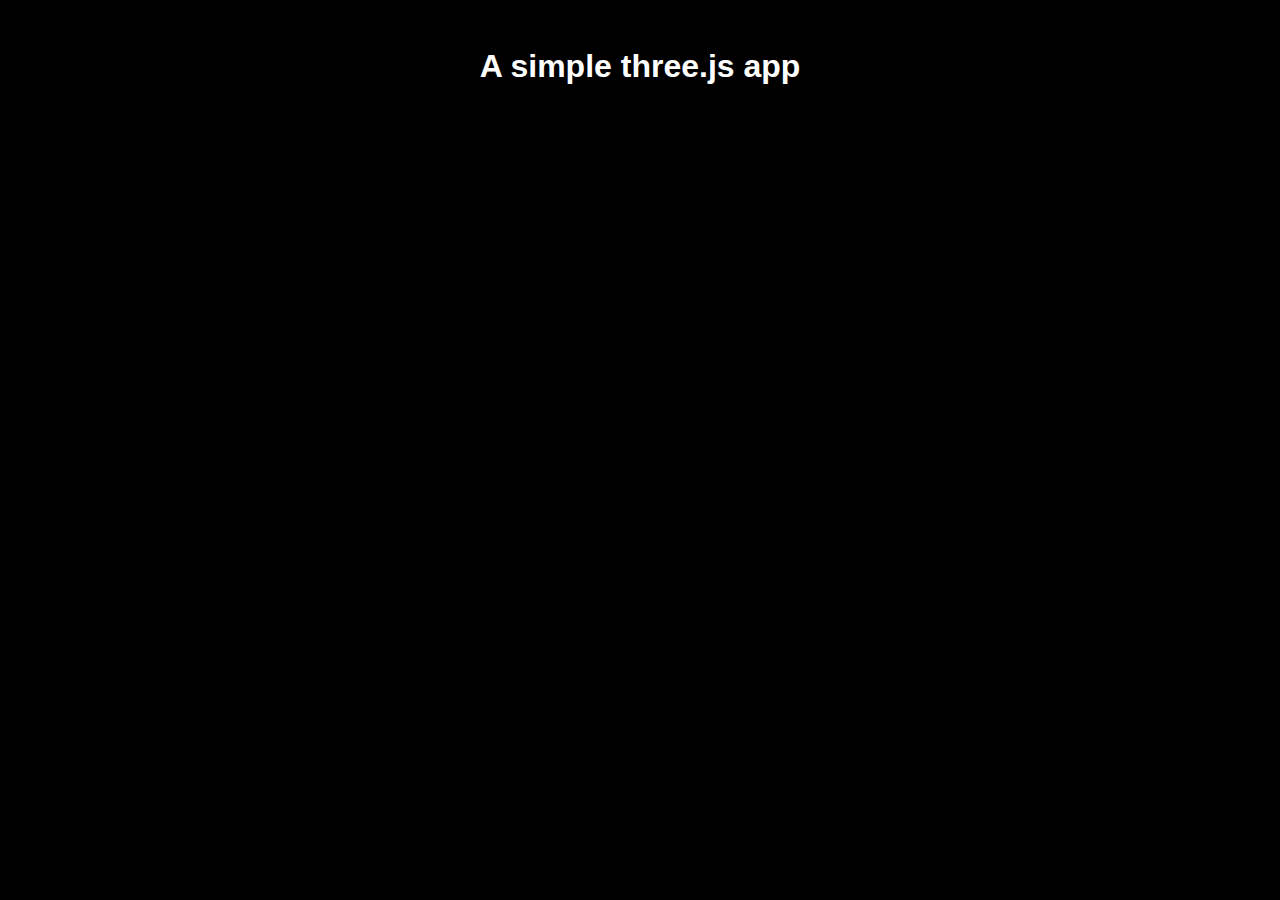
<file: Images/web-3dmodel-threejs-main/web-3dmodel-threejs-main/index.html>
<!--
  EYE FREE MODEL 3D BY Oscar creativo by OSCAR CREATIVO is licensed under Creative Commons Attribution.
  Juvenile Teratophoneus curriei byrankinstudio is licensed under Creative Commons Attribution.
-->
<!DOCTYPE html>
<html>
  <head>
    <meta charset="utf-8" />
    <title>A simple Three.JS App</title>
    <link rel="stylesheet" href="css/style.css" />
  </head>
  <body>
    <header>
      <h1>A simple three.js app</h1>
    </header>

    <main>
      <div id="container3D"></div>
    </main>

    <script type="module" src="js/main.js"></script>
  </body>
</html>
</file>
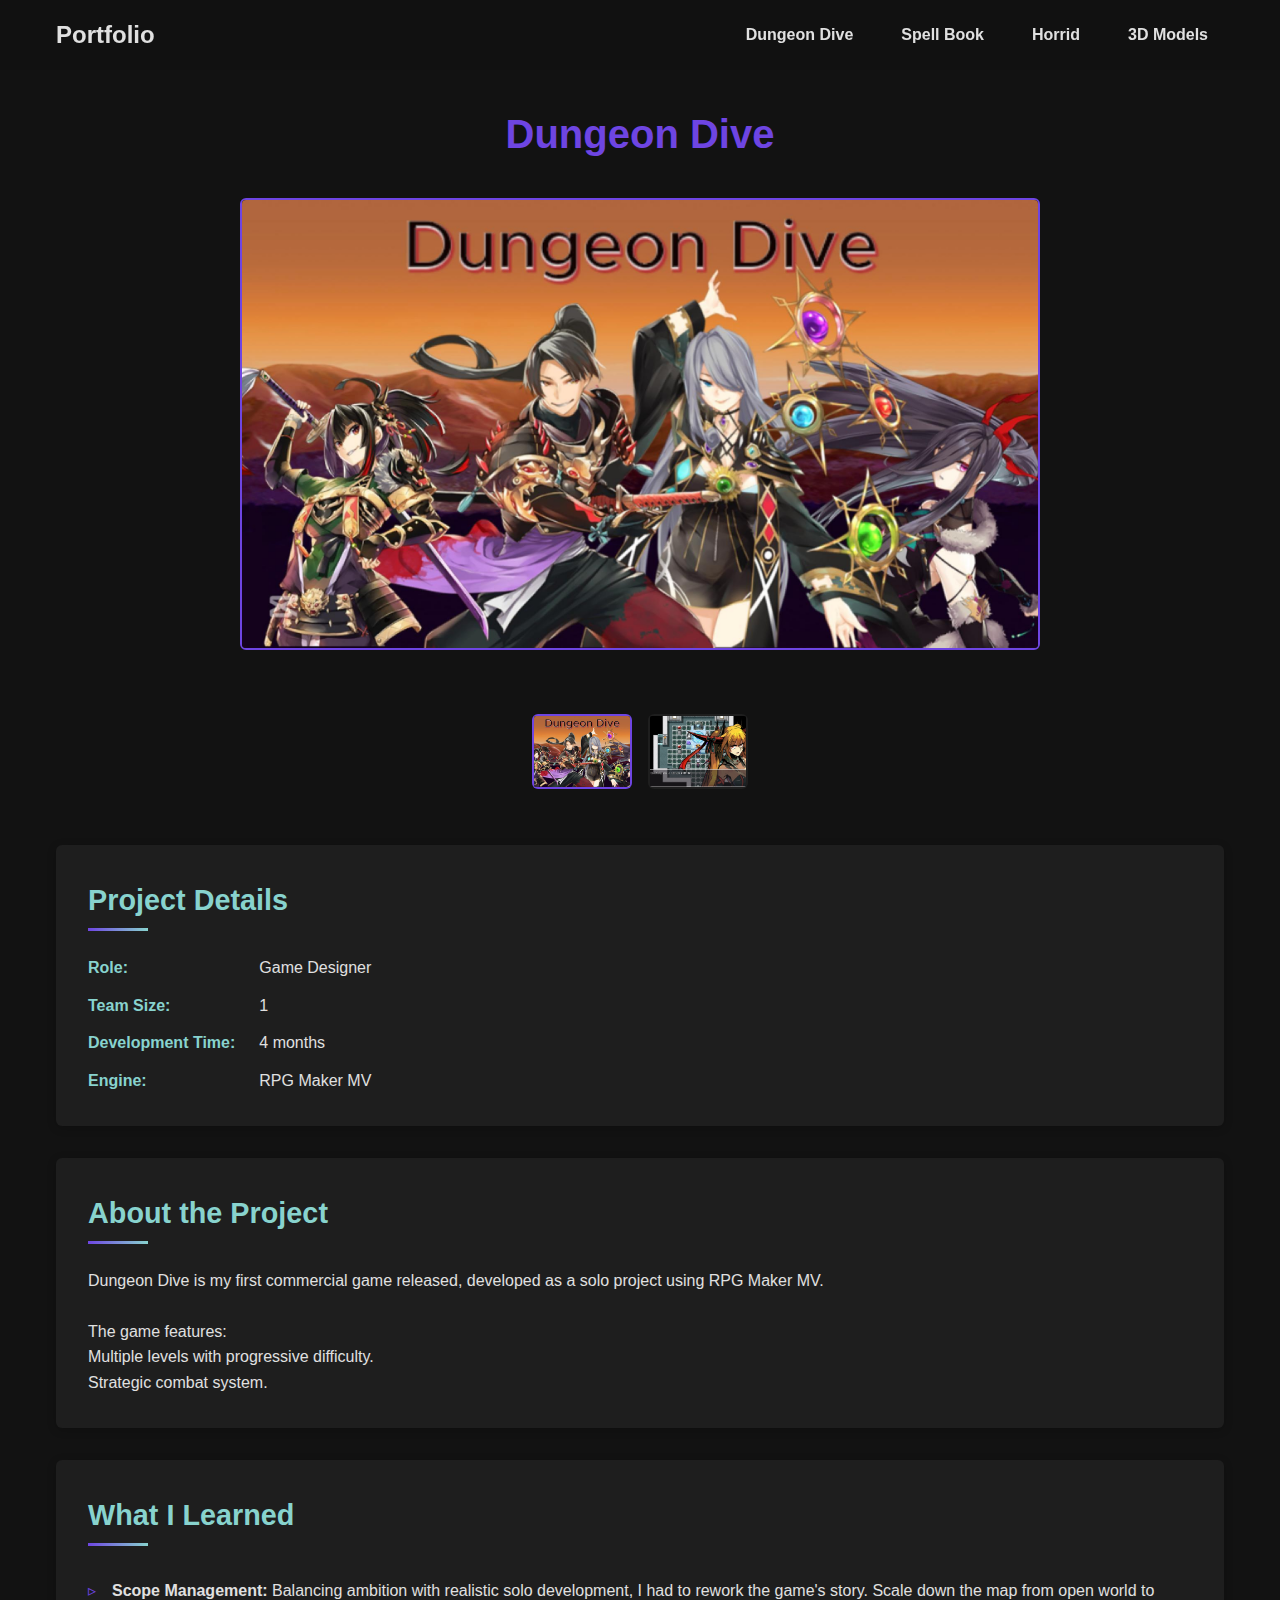
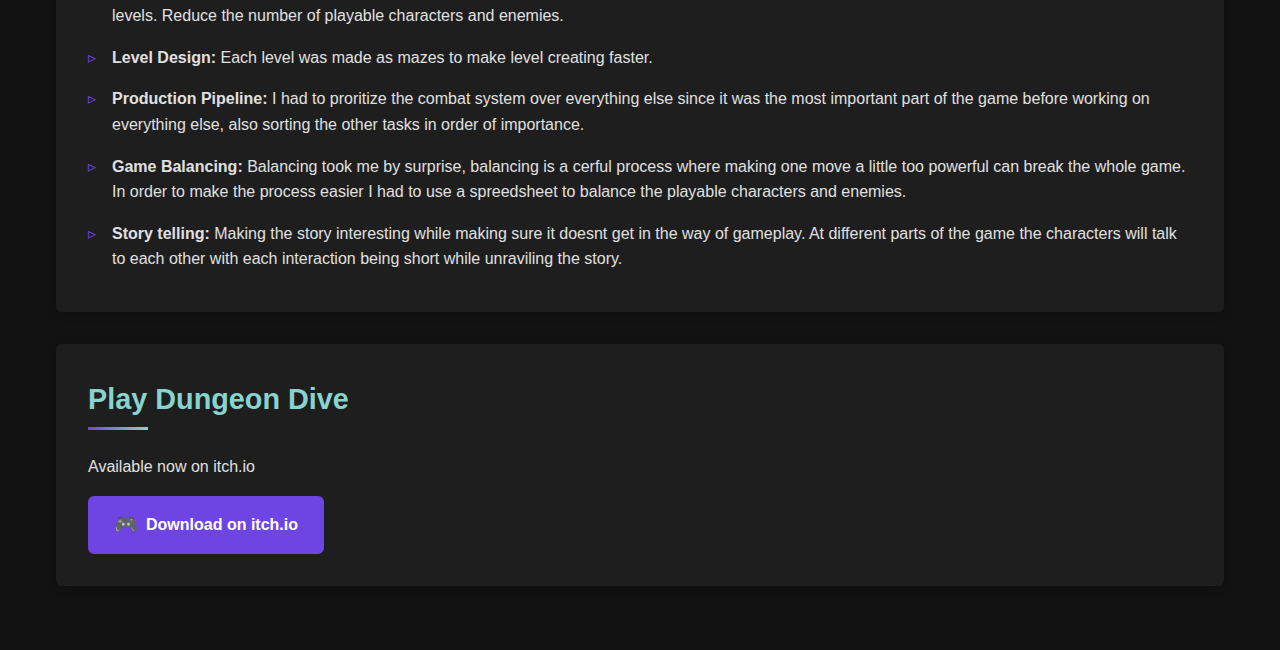
<file: 1.dungeondive.html>
<!DOCTYPE html>
<html lang="en">
    <head>
        <meta charset="utf-8">
        <meta name="viewport" content="width=device-width, initial-scale=1">
        <title>Dungeon Dive Project</title>
        <link rel="icon" type="image/x-icon" href="Images/Pixel.png">
        <meta name="description" content="Portfolio project showcasing Dungeon Dive, a commercial RPG Maker MV game developed by a solo game designer">
        <link rel="stylesheet" href="projectStyle.css">
    </head>
    <body>
        <header class="main-header">
            <nav class="main-nav" aria-label="Main navigation">
                <div class="nav-container">
                    <a href="index.html" class="nav-logo" aria-label="Home">
                        <span>Portfolio</span>
                    </a>
                    
                    <!-- Main navigation -->
                    <ul id="primary-navigation" class="nav-list">
                        <li class="nav-item"><a href="1.dungeondive.html" class="nav-link">Dungeon Dive</a></li>
                        <li class="nav-item"><a href="2.spellBook.html" class="nav-link">Spell Book</a></li>
                        <li class="nav-item"><a href="3.horrid.html" class="nav-link">Horrid</a></li>
                        <li class="nav-item"><a href="4.modelling.html" class="nav-link">3D Models</a></li>
                        <!--<li class="nav-item"><a href="5.art.html" class="nav-link">2D Art</a></li>-->
                    </ul>
                </div>
            </nav>
        </header>

        <main class="content-wrapper">
            <article class="project-article">
                <h1 class="project-title">Dungeon Dive</h1>
                
                <!-- Media gallery section -->
                <section class="media-gallery" aria-labelledby="gallery-heading">
                    <h2 id="gallery-heading" class="visually-hidden">Game Screenshots and Video</h2>
                    
                    <div class="gallery-container">
                        <div class="main-media-container">
                            <!-- Image will be shown by default -->
                            <figure class="main-image-container active-media">
                                <img id="main-image" src="Images/2lz7pC.jpg" alt="Dungeon Dive gameplay screenshot">
                                <figcaption class="visually-hidden">Main game screenshot</figcaption>
                            </figure>
                            
                            <!-- YouTube video container (hidden by default) -->
                            <div class="video-container">
                                <iframe id="youtube-video" src="https://www.youtube.com/embed/YOUR_VIDEO_ID?enablejsapi=1" frameborder="0" allow="accelerometer; autoplay; clipboard-write; encrypted-media; gyroscope; picture-in-picture" allowfullscreen></iframe>
                            </div>
                        </div>
                        
                        <div class="thumbnail-container" role="tablist">
                            <button class="thumbnail active" role="tab" aria-selected="true" 
                                onclick="showImage('Images/2lz7pC.jpg', this)">
                                <img src="Images/2lz7pC.jpg" alt="Thumbnail 1: Dungeon environment">
                            </button>
                            <button class="thumbnail" role="tab" aria-selected="false" 
                                onclick="showYouTubeVideo('2jHpX6LZQ9s', this)">
                                <img src="Images\IOhdEX.png" alt="Watch gameplay trailer">
                            </button>
                        </div>
                    </div>
                    </div>
                </section>
                
                <!-- Project information sections -->
                <section class="project-info-container" aria-labelledby="project-info-heading">
                    <h2 id="project-info-heading">Project Details</h2>
                    <dl class="project-details">
                        <dt>Role:</dt>
                        <dd>Game Designer</dd>
                        
                        <dt>Team Size:</dt>
                        <dd>1</dd>
                        
                        <dt>Development Time:</dt>
                        <dd>4 months</dd>
                        
                        <dt>Engine:</dt>
                        <dd>RPG Maker MV</dd>
                    </dl>
                </section>

                <section class="about-container" aria-labelledby="about-heading">
                    <h2 id="about-heading">About the Project</h2>
                    <p>Dungeon Dive is my first commercial game released, developed as a solo project using RPG Maker MV.<br><br></p>

                    <p>The game features: <br> Multiple levels with progressive difficulty. 
                        <br>Strategic combat system.</p>
                </section>

                <section class="learned-container" aria-labelledby="learned-heading">
                    <h2 id="learned-heading">What I Learned</h2>
                    <ul class="learnings-list">
                        <li><strong>Scope Management:</strong> Balancing ambition with realistic solo development, I had to rework the game's story. Scale down the map from open world to levels. Reduce the number of playable characters and enemies.</li>
                        <li><strong>Level Design:</strong> Each level was made as mazes to make level creating faster.</li>
                        <li><strong>Production Pipeline:</strong> I had to proritize the combat system over everything else since it was the most important part of the game before working on everything else, also sorting the other tasks in order of importance.</li>
                        <li><strong>Game Balancing:</strong> Balancing took me by surprise, balancing is a cerful process where making one move a little too powerful can break the whole game. In order to make the process easier I had to use a spreedsheet to balance the playable characters and enemies.</li>
                        <li><strong>Story telling:</strong> Making the story interesting while making sure it doesnt get in the way of gameplay. At different parts of the game the characters will talk to each other with each interaction being short while unraviling the story.</li>
                    </ul>
                </section>

                <section class="download-container" aria-labelledby="download-heading">
                    <h2 id="download-heading">Play Dungeon Dive</h2>
                    <p>Available now on itch.io</p>
                    <a href="https://arkers-studio.itch.io/dungeon-dive" class="download-button">
                        <span class="button-icon">🎮</span>
                        Download on itch.io
                    </a>
                </section>
            </article>
        </main>

        <script src="projectScript.js" defer></script>
    </body>
</html>
</file>
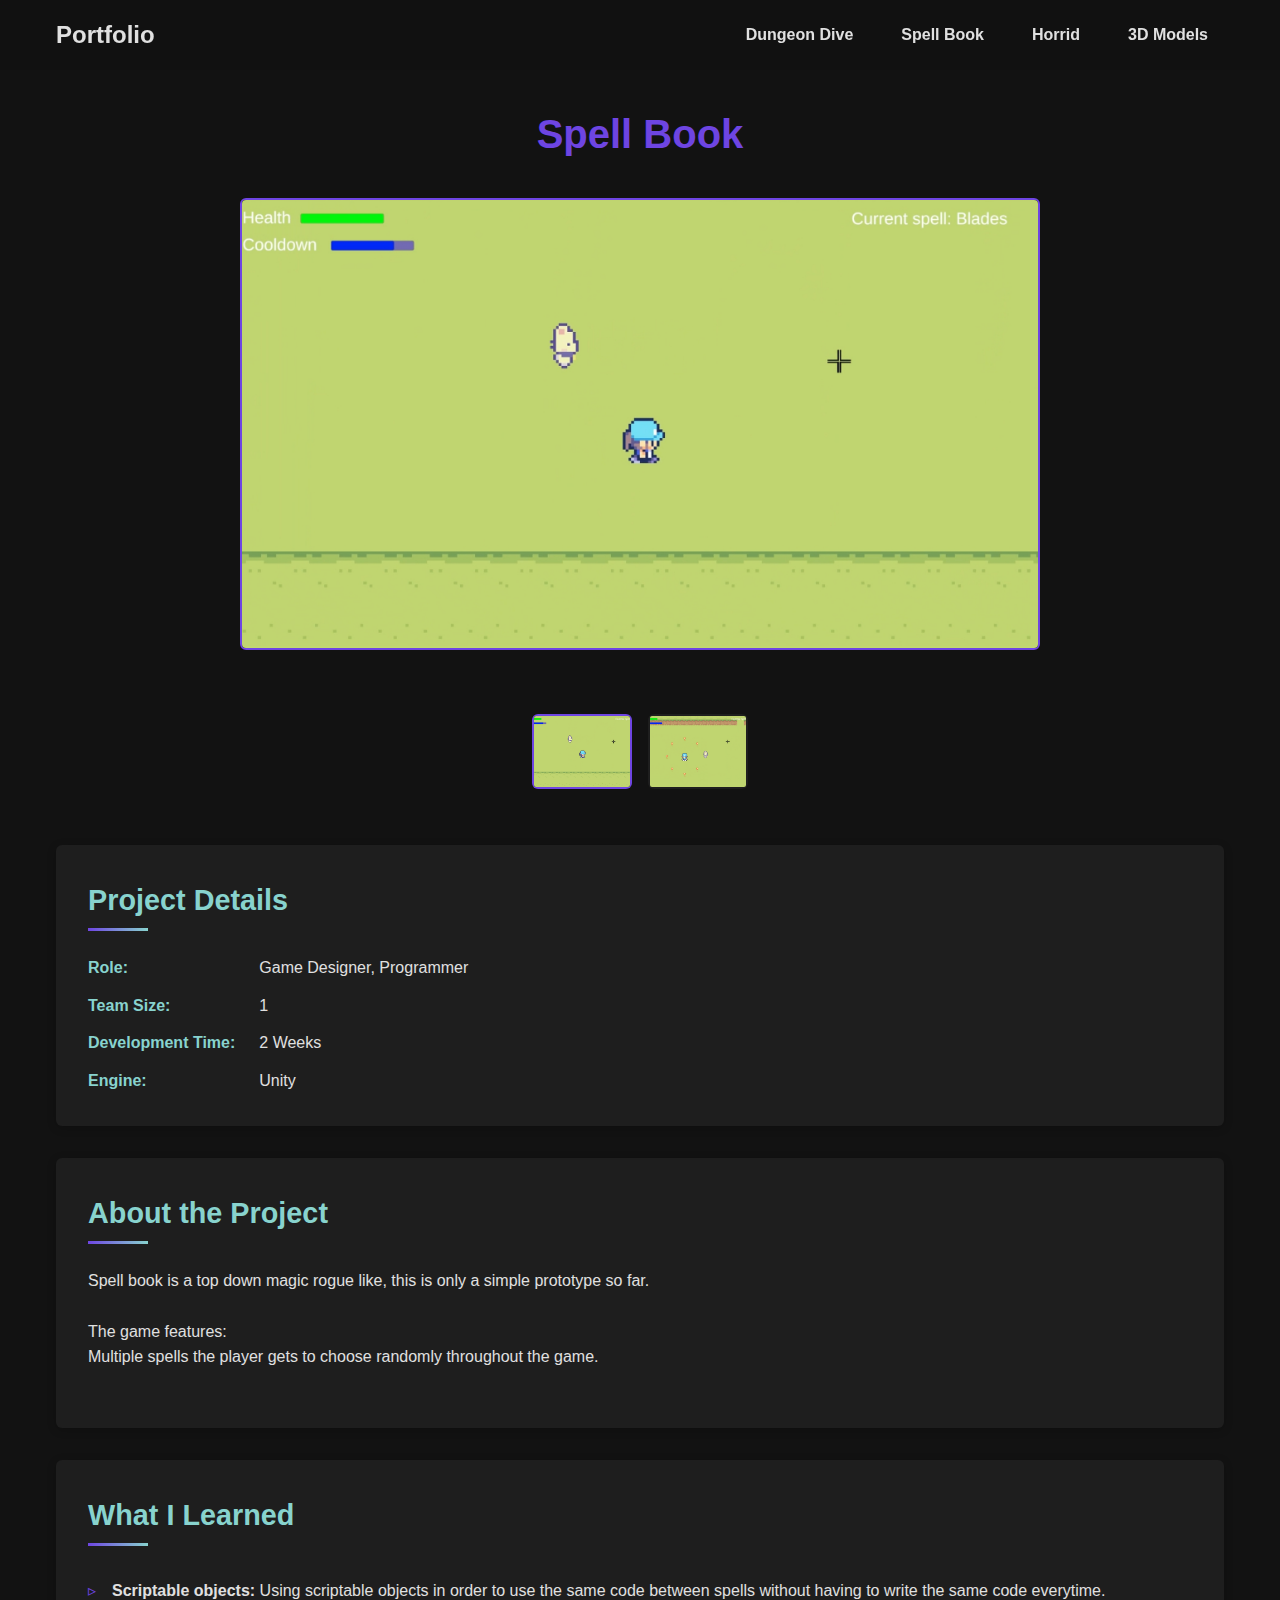
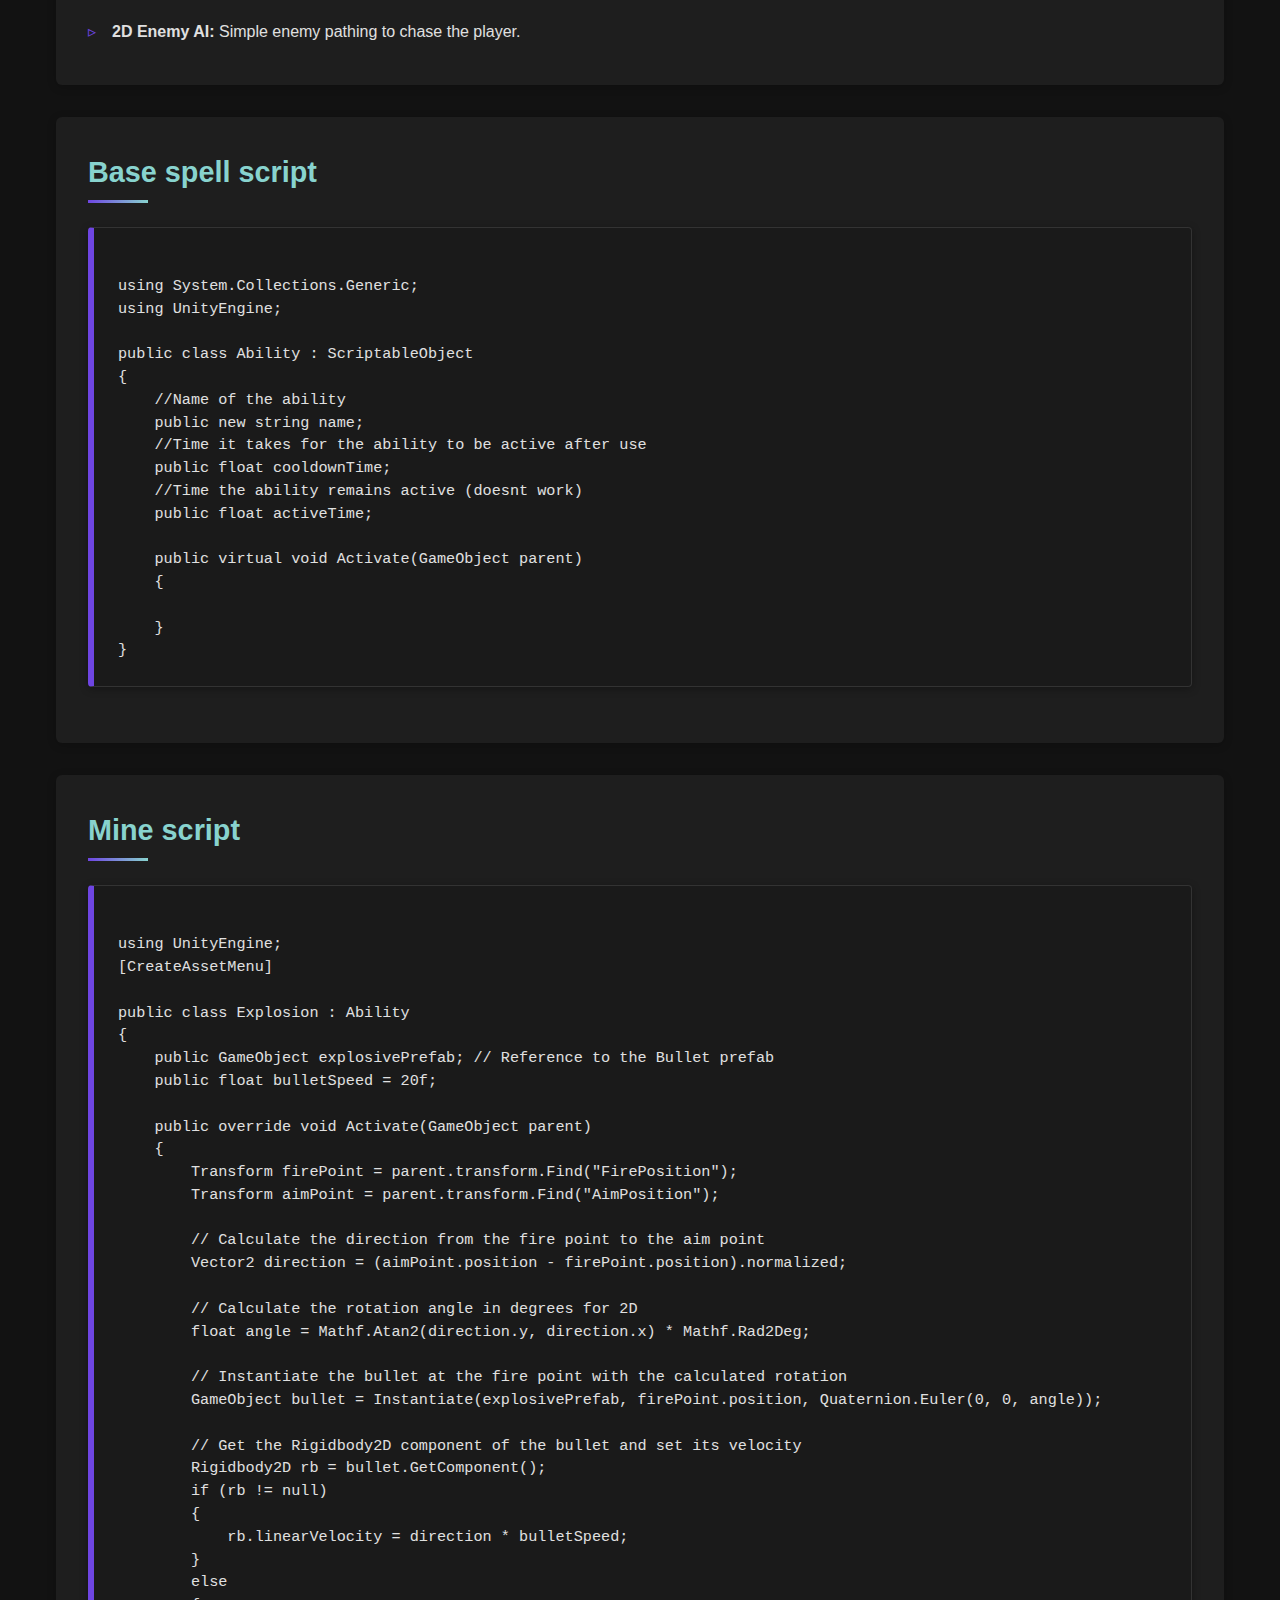
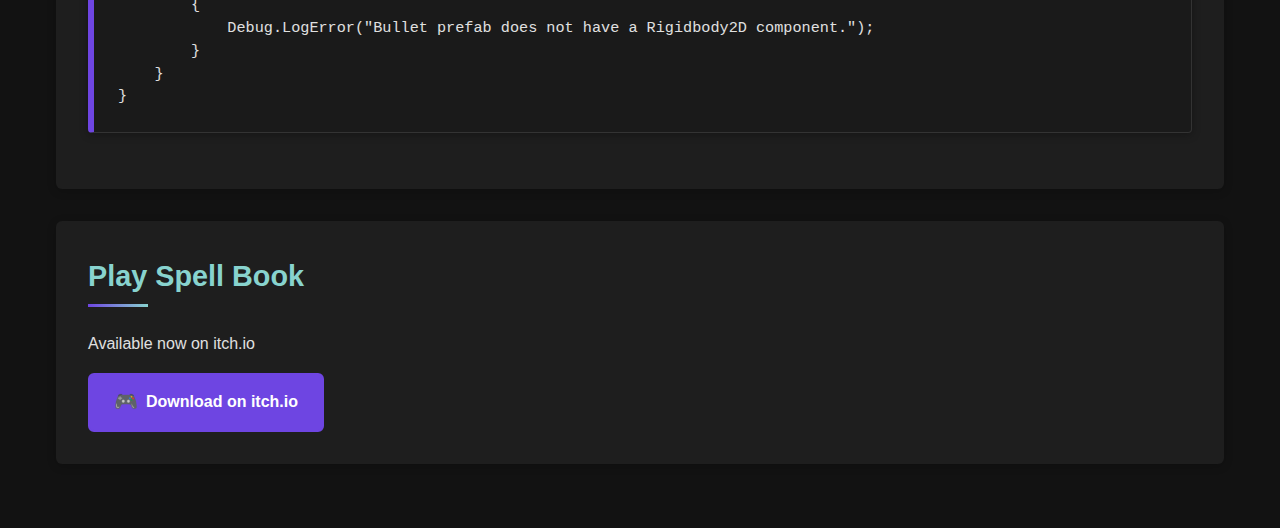
<file: 2.spellBook.html>
<!DOCTYPE html>
<html>
    <head>
        <meta charset="utf-8">
        <meta http-equiv="X-UA-Compatible" content="IE=edge">
        <title>Spell Book Project</title>
        <meta name="description" content="">
        <meta name="viewport" content="width=device-width, initial-scale=1">
        <link rel="icon" type="image/x-icon" href="Images/Pixel.png">
        <link rel="stylesheet" href="projectStyle.css">
    </head>
    <body>
        <header class="main-header">
            <nav class="main-nav" aria-label="Main navigation">
                <div class="nav-container">
                    <!-- Logo/home link -->
                    <a href="index.html" class="nav-logo" aria-label="Home">
                        <span>Portfolio</span>
                    </a>
                    
                    <!-- Main navigation -->
                    <ul id="primary-navigation" class="nav-list">
                        <li class="nav-item"><a href="1.dungeondive.html" class="nav-link">Dungeon Dive</a></li>
                        <li class="nav-item"><a href="2.spellBook.html" class="nav-link">Spell Book</a></li>
                        <li class="nav-item"><a href="3.horrid.html" class="nav-link">Horrid</a></li>
                        <li class="nav-item"><a href="4.modelling.html" class="nav-link">3D Models</a></li>
                        <!--<li class="nav-item"><a href="5.art.html" class="nav-link">2D Art</a></li>-->
                    </ul>
                </div>
            </nav>
        </header>

        <main class="content-wrapper">
            <article class="project-article">
                <h1 class="project-title">Spell Book</h1>
                
                <!-- Media gallery section -->
                <section class="media-gallery" aria-labelledby="gallery-heading">
                    <h2 id="gallery-heading" class="visually-hidden">Game Screenshots and Video</h2>
                    
                    <div class="gallery-container">
                        <div class="main-media-container">
                            <!-- Image will be shown by default -->
                            <figure class="main-image-container active-media">
                                <img id="main-image" src="Images/Still 2025-06-17 125537_1.1.1.jpg" alt="Dungeon Dive gameplay screenshot">
                                <figcaption class="visually-hidden">Main game screenshot</figcaption>
                            </figure>
                            
                            <!-- YouTube video container (hidden by default) -->
                            <div class="video-container">
                                <iframe id="youtube-video" src="https://www.youtube.com/embed/YOUR_VIDEO_ID?enablejsapi=1" frameborder="0" allow="accelerometer; autoplay; clipboard-write; encrypted-media; gyroscope; picture-in-picture" allowfullscreen></iframe>
                            </div>
                        </div>
                        
                        <div class="thumbnail-container" role="tablist">
                            <button class="thumbnail active" role="tab" aria-selected="true" 
                                onclick="showImage('Images/Still 2025-06-17 125537_1.1.1.jpg', this)">
                                <img src="Images/Still 2025-06-17 125537_1.1.1.jpg" alt="Thumbnail 1: Dungeon environment">
                            </button>
                            <button class="thumbnail" role="tab" aria-selected="false" 
                                onclick="showYouTubeVideo('29nsFS0KyvE', this)">
                                <img src="Images\Still 2025-06-17 125652_1.1.2.jpg" alt="Watch gameplay trailer">
                            </button>
                        </div>
                    </div>
                </section>
                
                <!-- Project information sections -->
                <section class="project-info-container" aria-labelledby="project-info-heading">
                    <h2 id="project-info-heading">Project Details</h2>
                    <dl class="project-details">
                        <dt>Role:</dt>
                        <dd>Game Designer, Programmer</dd>
                        
                        <dt>Team Size: </dt>
                        <dd>1</dd>
                        
                        <dt>Development Time: </dt>
                        <dd>2 Weeks</dd>
                        
                        <dt>Engine: </dt>
                        <dd>Unity</dd>
                    </dl>
                </section>

                <section class="about-container" aria-labelledby="about-heading">
                    <h2 id="about-heading">About the Project</h2>
                    <p>Spell book is a top down magic rogue like, this is only a simple prototype so far.<br><br></p>

                    <p>The game features: 
                        <br>Multiple spells the player gets to choose randomly throughout the game.
                        <br>
                        <br></p>
                </section>

                <section class="learned-container" aria-labelledby="learned-heading">
                    <h2 id="learned-heading">What I Learned</h2>
                    <ul class="learnings-list">
                        <li><strong>Scriptable objects:</strong> Using scriptable objects in order to use the same code between spells without having to write the same code everytime.</li>
                        <li><strong>2D Enemy AI:</strong> Simple enemy pathing to chase the player.</li>
                    </ul>
                </section>

                <section class="learned-container" aria-labelledby="learned-heading">
                    <h2 id="learned-heading">Base spell script</h2>
<pre><code class="language-csharp">
using System.Collections.Generic;
using UnityEngine;

public class Ability : ScriptableObject
{
    //Name of the ability
    public new string name;
    //Time it takes for the ability to be active after use
    public float cooldownTime;
    //Time the ability remains active (doesnt work)
    public float activeTime;

    public virtual void Activate(GameObject parent)
    {

    }
}</code></pre>
                </section>

                <section class="learned-container" aria-labelledby="learned-heading">
                    <h2 id="learned-heading">Mine script</h2>
<pre><code class="language-csharp">
using UnityEngine;
[CreateAssetMenu]

public class Explosion : Ability
{
    public GameObject explosivePrefab; // Reference to the Bullet prefab
    public float bulletSpeed = 20f;

    public override void Activate(GameObject parent)
    {
        Transform firePoint = parent.transform.Find("FirePosition");
        Transform aimPoint = parent.transform.Find("AimPosition");

        // Calculate the direction from the fire point to the aim point
        Vector2 direction = (aimPoint.position - firePoint.position).normalized;

        // Calculate the rotation angle in degrees for 2D
        float angle = Mathf.Atan2(direction.y, direction.x) * Mathf.Rad2Deg;

        // Instantiate the bullet at the fire point with the calculated rotation
        GameObject bullet = Instantiate(explosivePrefab, firePoint.position, Quaternion.Euler(0, 0, angle));

        // Get the Rigidbody2D component of the bullet and set its velocity
        Rigidbody2D rb = bullet.GetComponent<Rigidbody2D>();
        if (rb != null)
        {
            rb.linearVelocity = direction * bulletSpeed;
        }
        else
        {
            Debug.LogError("Bullet prefab does not have a Rigidbody2D component.");
        }
    }
}
</code></pre>
                </section>

                <section class="download-container" aria-labelledby="download-heading">
                    <h2 id="download-heading">Play Spell Book</h2>
                    <p>Available now on itch.io</p>
                    <a href="https://arkers-studio.itch.io/spell-book" class="download-button">
                        <span class="button-icon">🎮</span>
                        Download on itch.io
                    </a>
                </section>
            </article>
        </main>
        
        <script src="projectScript.js" async defer></script>
    </body>
</html>
</file>
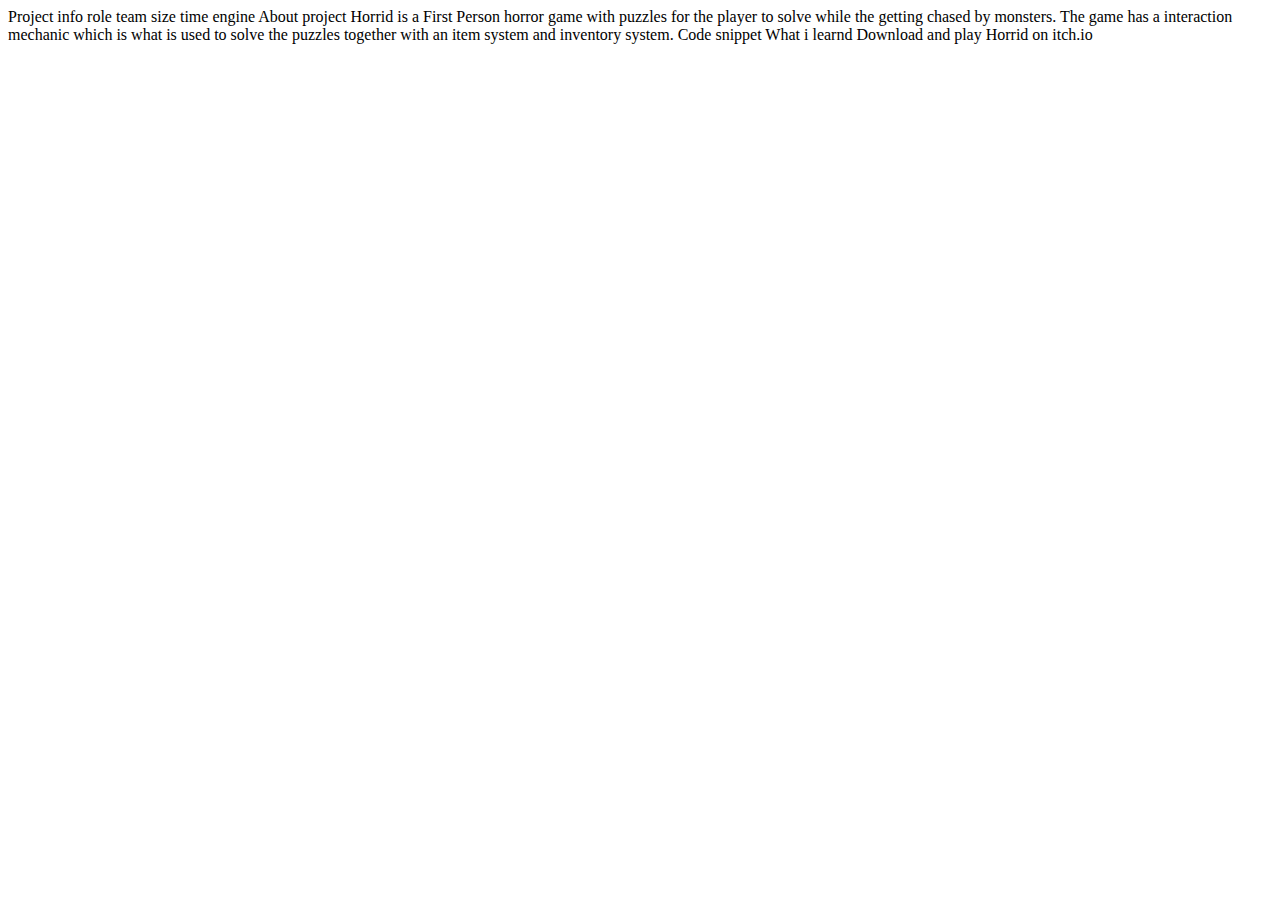
<file: 3.horrid.html>
<!DOCTYPE html>
<!--[if lt IE 7]>      <html class="no-js lt-ie9 lt-ie8 lt-ie7"> <![endif]-->
<!--[if IE 7]>         <html class="no-js lt-ie9 lt-ie8"> <![endif]-->
<!--[if IE 8]>         <html class="no-js lt-ie9"> <![endif]-->
<!--[if gt IE 8]>      <html class="no-js"> <!--<![endif]-->
<html>
    <head>
        <meta charset="utf-8">
        <meta http-equiv="X-UA-Compatible" content="IE=edge">
        <title></title>
        <meta name="description" content="">
        <meta name="viewport" content="width=device-width, initial-scale=1">
        <link rel="stylesheet" href="">
    </head>
    <body>
        <!--[if lt IE 7]>
            <p class="browsehappy">You are using an <strong>outdated</strong> browser. Please <a href="#">upgrade your browser</a> to improve your experience.</p>
        <![endif]-->
        Project info
        role
        team size
        time
        engine

        About project
        Horrid is a First Person horror game with puzzles for the player to solve while the getting chased by monsters.
        The game has a interaction mechanic which is what is used to solve the puzzles together with an item system and inventory system. 

        Code snippet

        What i learnd

        Download and play Horrid on itch.io
        <script src="" async defer></script>
    </body>
</html>
</file>
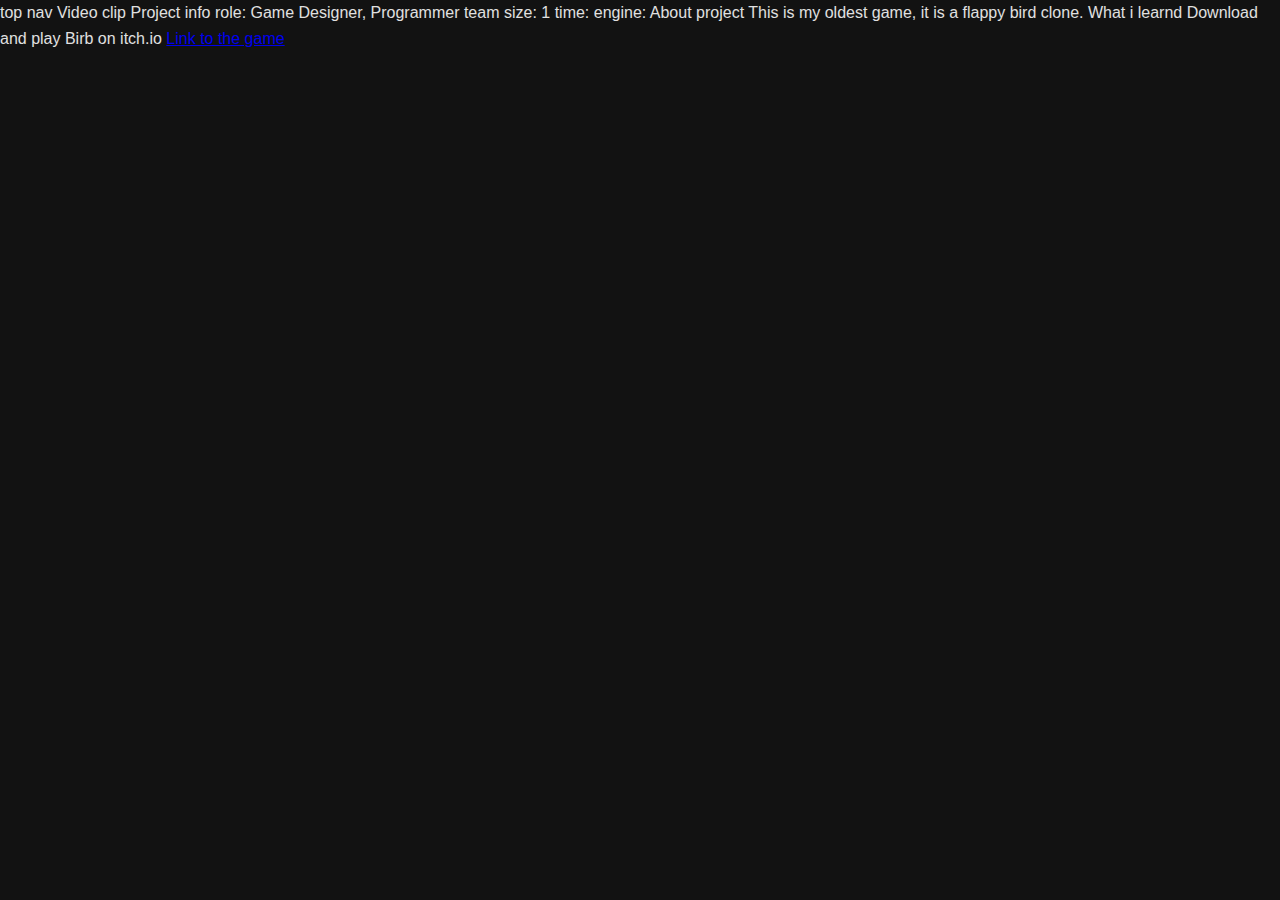
<file: 6.birb.html>
<!DOCTYPE html>
<!--[if lt IE 7]>      <html class="no-js lt-ie9 lt-ie8 lt-ie7"> <![endif]-->
<!--[if IE 7]>         <html class="no-js lt-ie9 lt-ie8"> <![endif]-->
<!--[if IE 8]>         <html class="no-js lt-ie9"> <![endif]-->
<!--[if gt IE 8]>      <html class="no-js"> <!--<![endif]-->
<html>
    <head>
        <meta charset="utf-8">
        <meta http-equiv="X-UA-Compatible" content="IE=edge">
        <title></title>
        <meta name="description" content="">
        <meta name="viewport" content="width=device-width, initial-scale=1">
        <link rel="stylesheet" href="projectStyle.css">
    </head>
    <body>
        
        top nav

        Video clip
        
        Project info
        role: Game Designer, Programmer
        team size: 1
        time: 
        engine: 

        About project
        This is my oldest game, it is a flappy bird clone.

        What i learnd

        Download and play Birb on itch.io

        <a href="https://arkers-studio.itch.io/dungeon-dive">Link to the game</a>

        <script src="" async defer></script>
    </body>
</html>
</file>
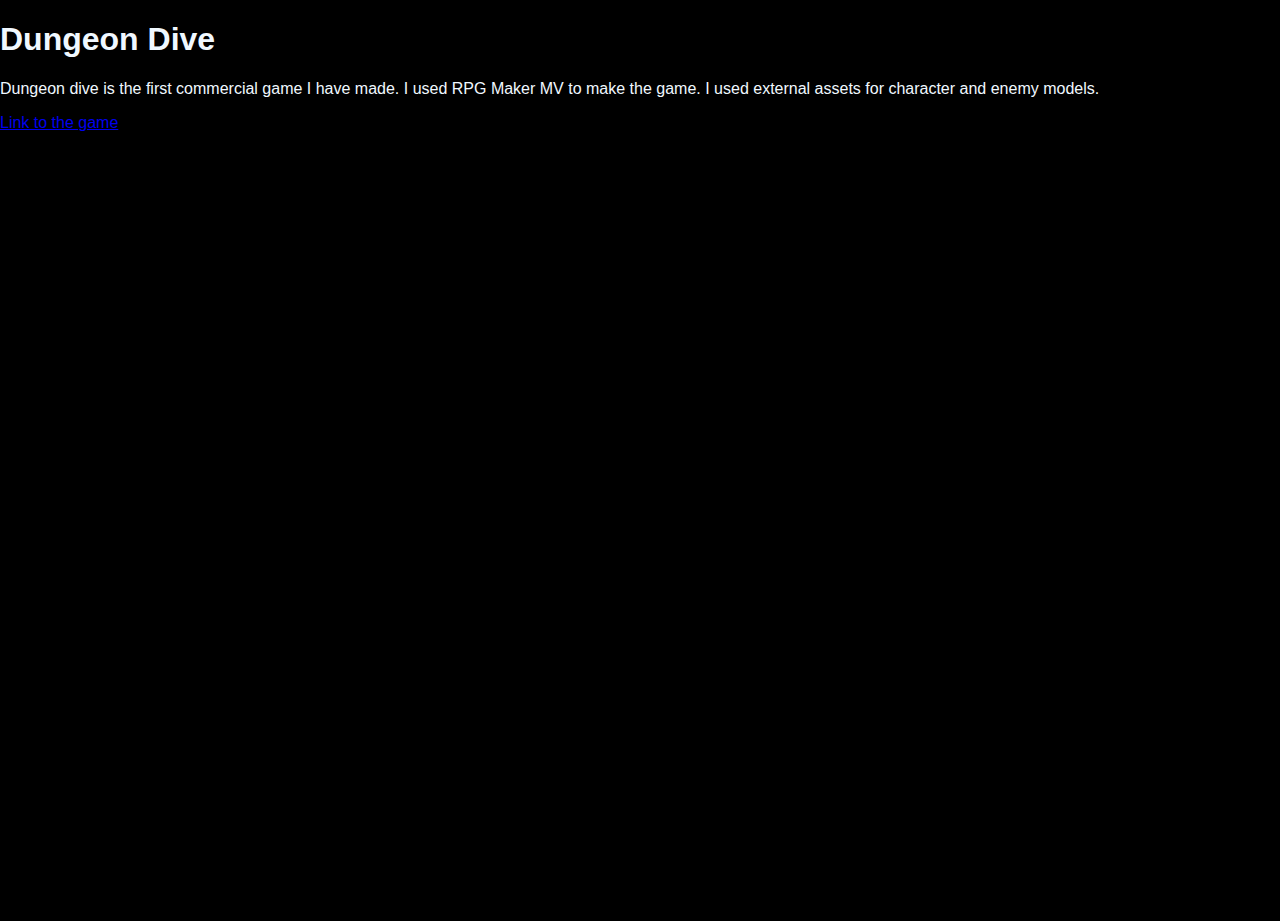
<file: dungeondive.html>
<!DOCTYPE html>
<!--[if lt IE 7]>      <html class="no-js lt-ie9 lt-ie8 lt-ie7"> <![endif]-->
<!--[if IE 7]>         <html class="no-js lt-ie9 lt-ie8"> <![endif]-->
<!--[if IE 8]>         <html class="no-js lt-ie9"> <![endif]-->
<!--[if gt IE 8]>      <html class="no-js"> <!--<![endif]-->
<html>
    <head>
        <meta charset="utf-8">
        <meta http-equiv="X-UA-Compatible" content="IE=edge">
        <title></title>
        <meta name="description" content="">
        <meta name="viewport" content="width=device-width, initial-scale=1">
        <link rel="stylesheet" href="dungeonStyle.css">
    </head>
    <body>
        <!--[if lt IE 7]>
            <p class="browsehappy">You are using an <strong>outdated</strong> browser. Please <a href="#">upgrade your browser</a> to improve your experience.</p>
        <![endif]-->
        <h1>Dungeon Dive</h1>
        <p>Dungeon dive is the first commercial game I have made. I used RPG Maker MV to make the game. I used external assets for 
            character and enemy models.
        </p>

        <a href="https://arkers-studio.itch.io/dungeon-dive">Link to the game</a>
        <script src="" async defer></script>
    </body>
</html>
</file>
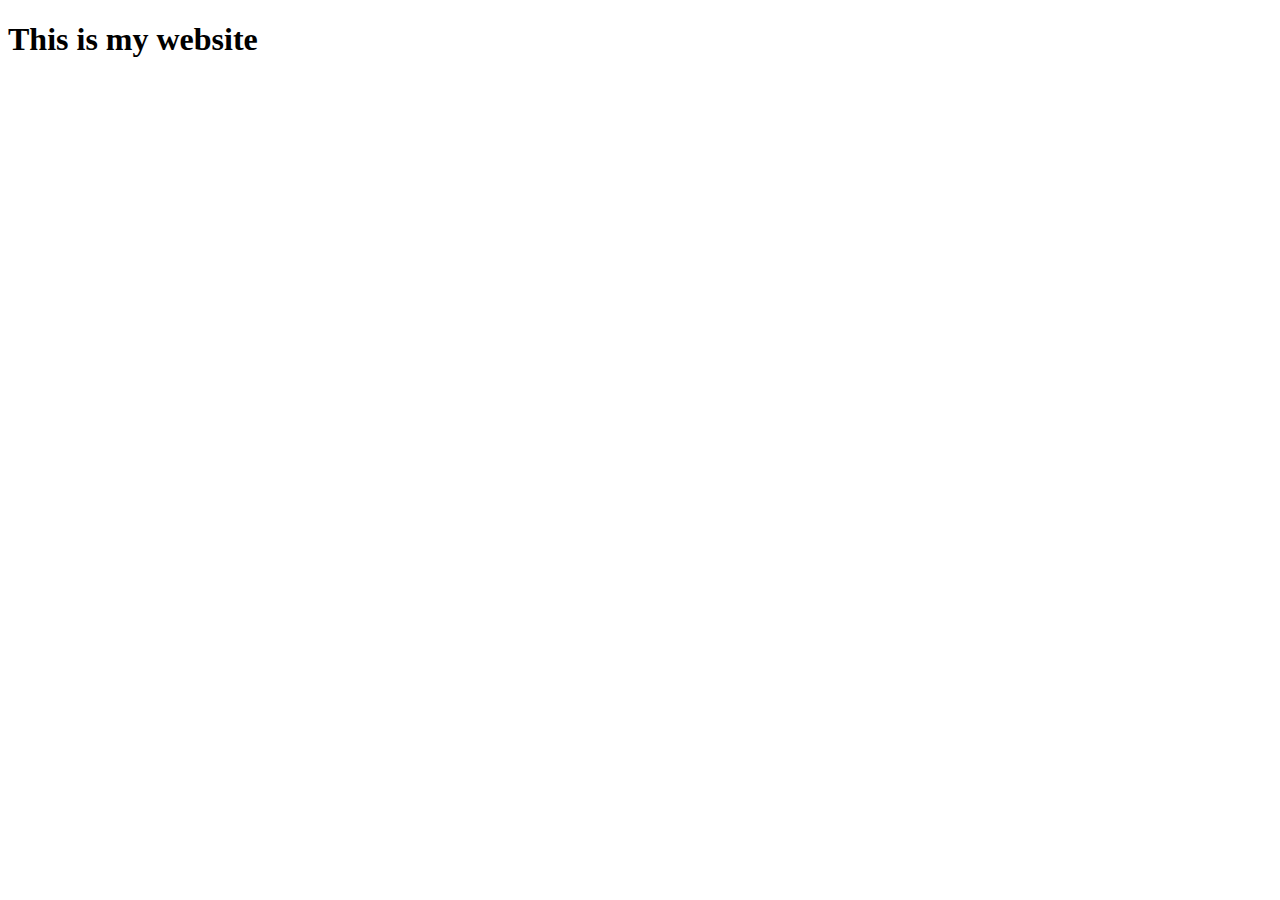
<file: Test.html>
<!DOCTYPE html>
<!--[if lt IE 7]>      <html class="no-js lt-ie9 lt-ie8 lt-ie7"> <![endif]-->
<!--[if IE 7]>         <html class="no-js lt-ie9 lt-ie8"> <![endif]-->
<!--[if IE 8]>         <html class="no-js lt-ie9"> <![endif]-->
<!--[if gt IE 8]>      <html class="no-js"> <!--<![endif]-->
<html>
    <head>
        <meta charset="utf-8">
        <meta http-equiv="X-UA-Compatible" content="IE=edge">
        <title></title>
        <meta name="description" content="">
        <meta name="viewport" content="width=device-width, initial-scale=1">
        <link rel="stylesheet" href="">
    </head>
    <body>
        <!--[if lt IE 7]>
            <p class="browsehappy">You are using an <strong>outdated</strong> browser. Please <a href="#">upgrade your browser</a> to improve your experience.</p>
        <![endif]-->
        <h1>This is my website</h1>
        
        <script src="" async defer></script>
    </body>
</html>
</file>
<file: style.css>
body
{
    margin-left: 50;
    margin-right: 50;
}
</file>
<file: Images/web-3dmodel-threejs-main/web-3dmodel-threejs-main/css/style.css>
body {
  margin: 0;
  font-family: "Montserrat", sans-serif;
  background-color: #000;
}

header {
  margin-top: 3em;
  text-align: center;
  color: white;
}

header h1 {
  font-size: 2em;
  font-weight: 900;
}

#container3D canvas {
  width: 100vw !important;
  height: 100vh !important;
  position: absolute;
  top: 0;
  left: 0;
}
</file>
<file: projectStyle.css>
/* Modern CSS with improved organization and responsive design - Updated Color Scheme */

:root {
    --primary-color: #6e45e2;
    --primary-dark: #5d3ac9;
    --secondary-color: #88d3ce;
    --background-dark: #121212;
    --background-light: #1e1e1e;
    --card-bg: #1e1e1e;
    --card-hover: #2a2a2a;
    --text-primary: #e0e0e0;
    --text-secondary: #cccccc;
    --accent-color: #ff7e5f;
    --border-radius: 6px;
    --transition-speed: 0.3s;
}

* {
    box-sizing: border-box;
    margin: 0;
    padding: 0;
}

body, html {
    height: 100%;
    font-family: 'Segoe UI', Tahoma, Geneva, Verdana, sans-serif;
    background-color: var(--background-dark);
    color: var(--text-primary);
    line-height: 1.6;
}

.visually-hidden {
    position: absolute;
    width: 1px;
    height: 1px;
    padding: 0;
    margin: -1px;
    overflow: hidden;
    clip: rect(0, 0, 0, 0);
    white-space: nowrap;
    border: 0;
}

.top-nav {
    background-color: var(--background-light);
    padding: 1rem;
    box-shadow: 0 2px 10px rgba(0, 0, 0, 0.3);
}

.content-wrapper {
    max-width: 1200px;
    margin: 0 auto;
    padding: 0 1rem;
}

.project-article {
    padding: 2rem 0;
}

.project-title {
    color: var(--primary-color);
    text-align: center;
    margin-bottom: 2rem;
    font-size: 2.5rem;
}

/* Gallery Styles */
.media-gallery {
    margin-bottom: 3rem;
    display: flex;
    flex-direction: column;
    align-items: center;
}

.gallery-container {
    display: grid;
    gap: 2rem;
    width: 100%;
    max-width: 800px;
}

.main-media-container {
    position: relative;
    min-height: 300px;
    width: 100%;
    max-width: 800px;
    margin: 0 auto;
    border: 2px solid var(--primary-color);
    border-radius: var(--border-radius);
    overflow: hidden;
    background-color: var(--background-light);
}

.main-image-container,
.video-container {
    position: absolute;
    top: 0;
    left: 0;
    width: 100%;
    height: 100%;
    transition: opacity var(--transition-speed) ease;
    display: flex;
    justify-content: center;
    align-items: center;
    background-color: var(--background-light);
}

.main-image-container {
    opacity: 0;
    z-index: 1;
}

.video-container {
    position: relative;
    width: 100%;
    padding-bottom: 56.25%;
    overflow: hidden;
}

.video-container video {
    position: absolute;
    top: 0;
    left: 0;
    width: 100%;
    height: 100%;
    object-fit: contain;
}

.main-image-container.active-media,
.video-container.active-media {
    opacity: 1;
}

.main-image-container img {
    max-width: 100%;
    max-height: 100%;
    width: auto;
    height: auto;
    object-fit: contain;
}

.thumbnail {
    cursor: pointer;
    transition: transform var(--transition-speed) ease;
}

.thumbnail:hover {
    transform: scale(1.05);
}

.video-container iframe {
    position: absolute;
    top: 0;
    left: 0;
    width: 100%;
    height: 100%;
    border: none;
}

/* Project Info Sections */
.project-info-container,
.about-container,
.learned-container,
.download-container {
    background-color: var(--card-bg);
    padding: 2rem;
    margin-bottom: 2rem;
    border-radius: var(--border-radius);
    box-shadow: 0 2px 10px rgba(0, 0, 0, 0.2);
    transition: background-color var(--transition-speed) ease;
}

.project-info-container:hover,
.about-container:hover,
.learned-container:hover,
.download-container:hover {
    background-color: var(--card-hover);
}

h2 {
    color: var(--secondary-color);
    margin-bottom: 1.5rem;
    font-size: 1.8rem;
    position: relative;
    padding-bottom: 0.5rem;
}

h2::after {
    content: '';
    position: absolute;
    bottom: 0;
    left: 0;
    width: 60px;
    height: 3px;
    background: linear-gradient(to right, var(--primary-color), var(--secondary-color));
}

.project-details {
    display: grid;
    grid-template-columns: max-content 1fr;
    gap: 0.75rem 1.5rem;
}

.project-details dt {
    font-weight: bold;
    color: var(--secondary-color);
}

.learnings-list {
    list-style-type: none;
}

.learnings-list li {
    padding: 0.5rem 0;
    position: relative;
    padding-left: 1.5rem;
}

.learnings-list li::before {
    content: '▹';
    position: absolute;
    left: 0;
    color: var(--primary-color);
}

.download-button {
    display: inline-flex;
    align-items: center;
    gap: 0.5rem;
    padding: 0.75rem 1.5rem;
    background-color: var(--primary-color);
    color: white;
    text-decoration: none;
    border-radius: var(--border-radius);
    font-weight: bold;
    transition: all var(--transition-speed) ease;
    margin-top: 1rem;
    border: 2px solid var(--primary-color);
}

.download-button:hover {
    background-color: transparent;
    color: var(--primary-color);
    transform: translateY(-2px);
    box-shadow: 0 4px 8px rgba(110, 69, 226, 0.3);
}

.button-icon {
    font-size: 1.2rem;
}

/* Thumbnail Styles */
.thumbnail-container {
    display: flex;
    justify-content: center;
    gap: 1rem;
    margin-top: 1.5rem;
    padding: 0.5rem;
}

.thumbnail {
    background: none;
    border: none;
    padding: 0;
    margin: 0;
    cursor: pointer;
    border-radius: var(--border-radius);
    overflow: hidden;
    transition: transform var(--transition-speed) ease;
    position: relative;
}

.thumbnail img {
    display: block;
    width: 100px;
    height: 75px;
    object-fit: cover;
    border-radius: calc(var(--border-radius) - 2px);
    border: 2px solid var(--background-light);
    transition: all var(--transition-speed) ease;
}

.thumbnail:hover img {
    transform: scale(1.05);
    border-color: var(--primary-color);
}

.thumbnail.active img {
    border-color: var(--primary-color);
    box-shadow: 0 0 0 2px var(--primary-color);
}

/* Navigation */
.main-header {
    background-color: rgba(18, 18, 18, 0.9);
    backdrop-filter: blur(10px);
    position: sticky;
    top: 0;
    z-index: 1000;
}

.nav-container {
    max-width: 1200px;
    margin: 0 auto;
    padding: 1rem;
    display: flex;
    justify-content: space-between;
    align-items: center;
}

.nav-logo {
    font-weight: bold;
    font-size: 1.5rem;
    color: var(--text-primary);
    text-decoration: none;
    margin-right: 2rem;
    transition: color var(--transition-speed) ease;
}

.nav-logo .pixel {
    font-family: 'Press Start 2P', cursive;
    color: var(--primary-color);
}

.nav-logo:hover {
    color: var(--secondary-color);
}

.nav-list {
    display: flex;
    gap: 1rem;
    list-style: none;
    margin: 0;
    padding: 0;
}

.nav-link {
    color: var(--text-primary);
    text-decoration: none;
    font-weight: 600;
    padding: 0.5rem 1rem;
    border-radius: var(--border-radius);
    transition: all var(--transition-speed) ease;
    position: relative;
}

.nav-link:hover {
    color: var(--primary-color);
}

.nav-link::after {
    content: '';
    position: absolute;
    bottom: 0;
    left: 0;
    width: 0;
    height: 2px;
    background-color: var(--primary-color);
    transition: width var(--transition-speed) ease;
}

.nav-link:hover::after {
    width: 100%;
}

.nav-link[aria-current="page"] {
    color: var(--primary-color);
}

.nav-link[aria-current="page"]::after {
    width: 100%;
}

/* Responsive Design */
@media (max-width: 768px) {
    .project-title {
        font-size: 2rem;
    }
    
    .project-details {
        grid-template-columns: 1fr;
    }
    
    .thumbnail-container {
        gap: 0.75rem;
    }
    
    .thumbnail img {
        width: 80px;
        height: 60px;
    }

    /* Mobile menu styles */
    .mobile-menu-toggle {
        display: block;
        background: none;
        border: none;
        cursor: pointer;
        padding: 0.5rem;
        z-index: 1001;
    }
    
    .nav-list {
        position: fixed;
        top: 0;
        right: 0;
        width: 70%;
        height: 100vh;
        background: rgba(30, 30, 30, 0.95);
        flex-direction: column;
        align-items: center;
        justify-content: center;
        transform: translateX(100%);
        transition: transform var(--transition-speed) ease-out;
        box-shadow: -5px 0 15px rgba(0, 0, 0, 0.3);
        gap: 2rem;
        backdrop-filter: blur(10px);
    }
    
    .nav-list[data-visible="true"] {
        transform: translateX(0);
    }
    
    .hamburger {
        display: block;
        width: 24px;
        height: 2px;
        background: var(--text-primary);
        position: relative;
        transition: all var(--transition-speed) ease;
    }
    
    .hamburger::before,
    .hamburger::after {
        content: '';
        position: absolute;
        width: 24px;
        height: 2px;
        background: var(--text-primary);
        transition: all var(--transition-speed) ease;
    }
    
    .hamburger::before {
        top: -6px;
    }
    
    .hamburger::after {
        top: 6px;
    }
    
    .mobile-menu-toggle[aria-expanded="true"] .hamburger {
        background: transparent;
    }
    
    .mobile-menu-toggle[aria-expanded="true"] .hamburger::before {
        transform: rotate(45deg);
        top: 0;
    }
    
    .mobile-menu-toggle[aria-expanded="true"] .hamburger::after {
        transform: rotate(-45deg);
        top: 0;
    }
}

/* Add this to your CSS */
pre {
    margin: 1.5rem 0;
    padding: 1.5rem;
    background-color: #1a1a1a; /* Darker background */
    border-radius: 4px;
    border-left: 6px solid var(--primary-color); /* Thick left border */
    border-right: 1px solid #333;
    border-top: 1px solid #333;
    border-bottom: 1px solid #333;
    overflow-x: auto;
    box-shadow: 0 2px 8px rgba(0, 0, 0, 0.3);
    font-family: 'Consolas', 'Monaco', 'Courier New', monospace;
    line-height: 1.5;
    tab-size: 4;
}

code {
    color: #e0e0e0;
    font-family: inherit;
    font-size: 0.95rem;
    background: transparent;
    padding: 0;
}

.language-csharp {
    display: block;
    white-space: pre;
    margin: 0;
}
</file>
<file: dungeonStyle.css>
body, html {
    height: 100%;
    margin: 0;
    font-family: Arial, Helvetica, sans-serif;
    background-color: black;
    color: aliceblue;
}
</file>
